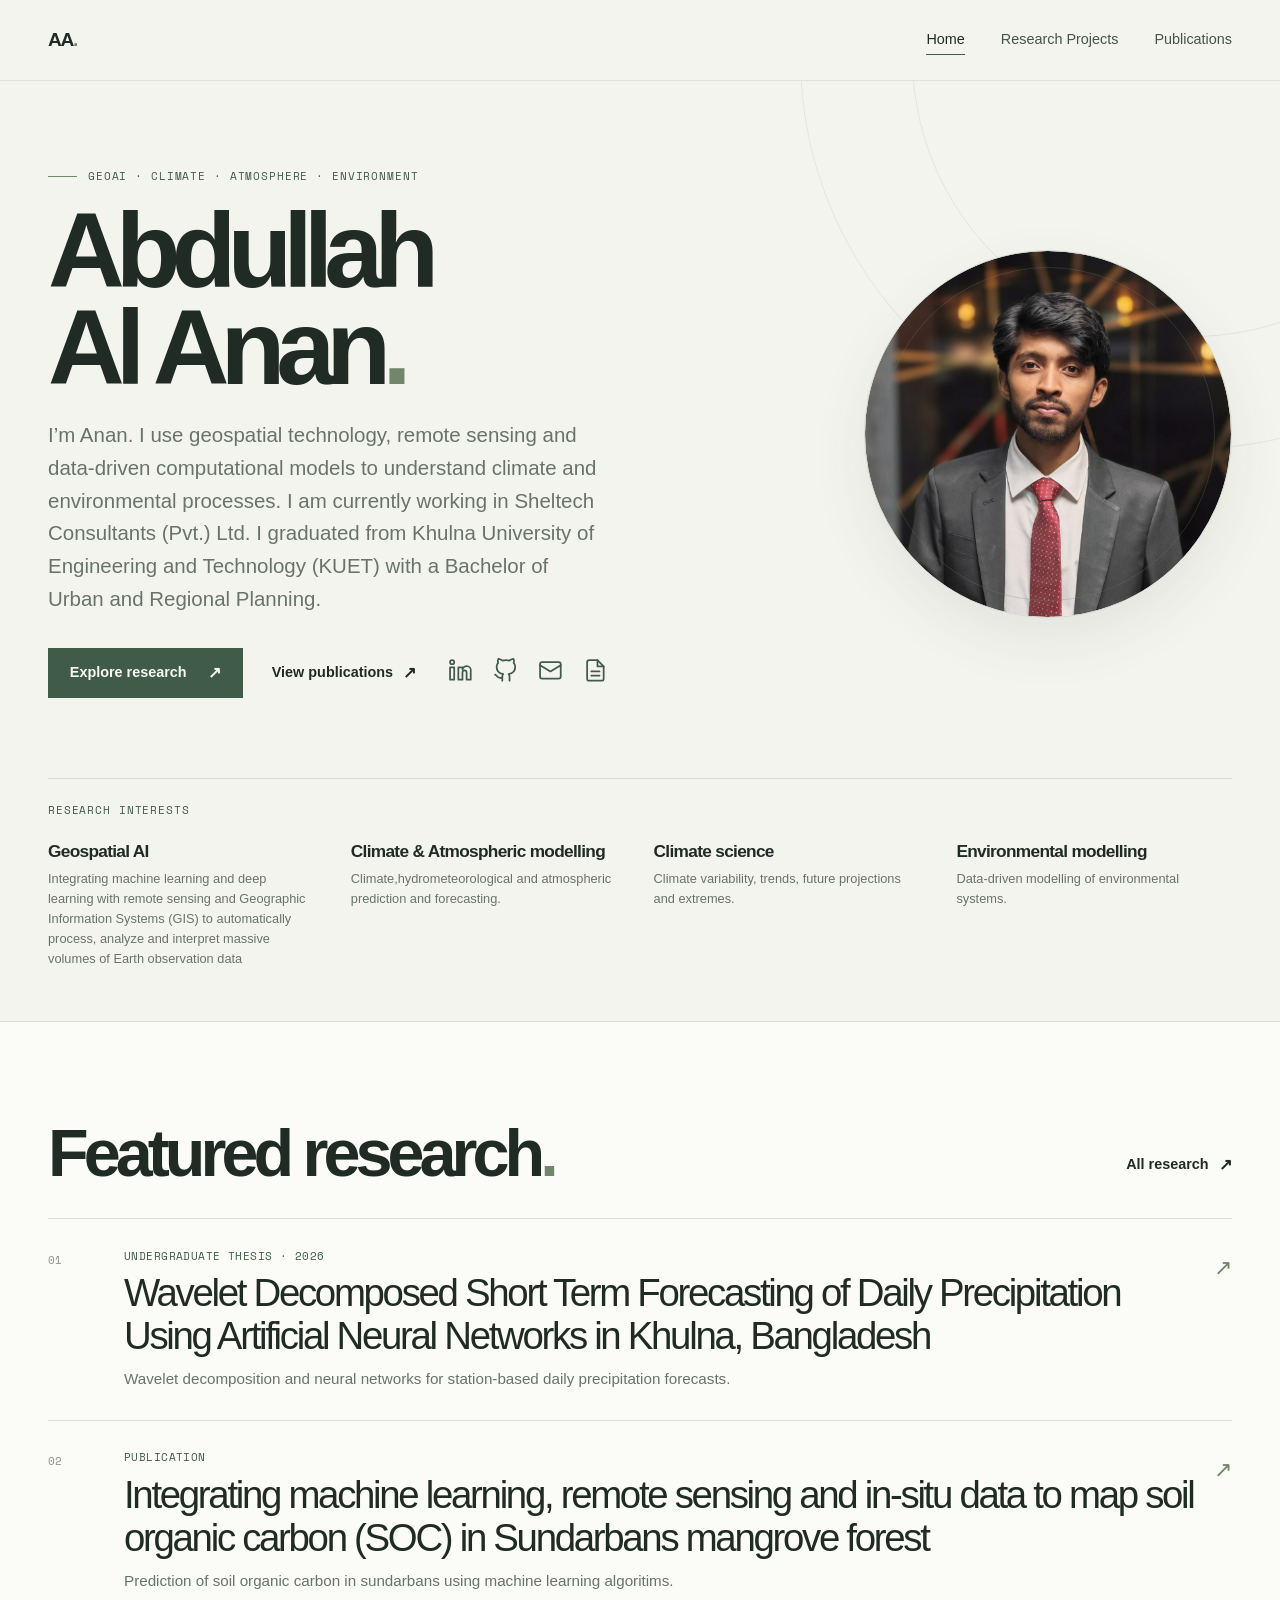
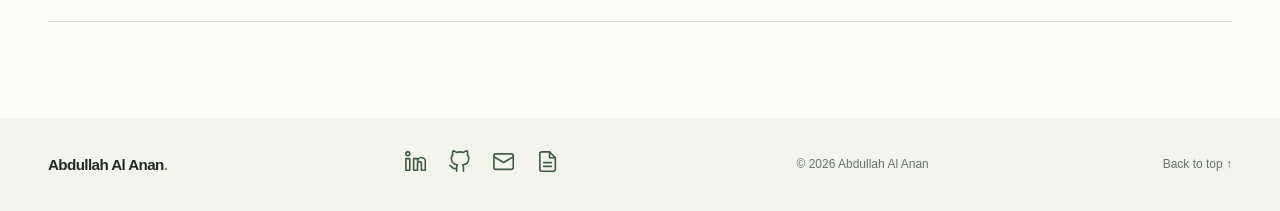
<file: index.html>
<!DOCTYPE html>
<html lang="en">
<head>
  <meta charset="utf-8">
  <meta name="viewport" content="width=device-width, initial-scale=1, viewport-fit=cover">
  <meta name="theme-color" content="#f4f4ee">
  <meta name="description" content="Abdullah Al Anan is a geospatial researcher working across GeoAI, climate science, hydrometeorology, , GIS and remote sensing.">
  <title>Abdullah Al Anan | Climate &amp; Geospatial Research</title>

  <!-- Byotōne-inspired typography: General Sans + Space Mono -->
  <link rel="preconnect" href="https://api.fontshare.com">
  <link rel="preconnect" href="https://fonts.googleapis.com">
  <link rel="preconnect" href="https://fonts.gstatic.com" crossorigin>
  <link href="https://api.fontshare.com/v2/css?f[]=general-sans@400,500,600,700&display=swap" rel="stylesheet">
  <link href="https://fonts.googleapis.com/css2?family=Space+Mono:wght@400;700&display=swap" rel="stylesheet">
  <link rel="stylesheet" href="assets/style.css">
</head>
<body>
  <a class="skip" href="#main">Skip to main content</a>

  <header class="site-header">
    <div class="wrap nav-wrap">
      <a class="brand" href="index.html" aria-label="Abdullah Al Anan home">AA<span class="brand-dot">.</span></a>
      <nav aria-label="Main navigation">
        <ul>
          <li><a href="index.html" aria-current="page">Home</a></li>
          <li><a href="projects.html">Research Projects</a></li>
          <li><a href="publications.html">Publications</a></li>
        </ul>
      </nav>
    </div>
  </header>

  <main id="main">
    <section class="hero">
      <div class="hero-orbit orbit-one" aria-hidden="true"></div>
      <div class="hero-orbit orbit-two" aria-hidden="true"></div>
      <div class="wrap hero-wrap">
        <div class="hero-grid">
          <div class="hero-text">
            <p class="eyebrow"><span class="eyebrow-line"></span> GeoAI · Climate · Atmosphere · Environment</p>
            <h1>Abdullah<br>Al Anan<span class="title-period">.</span></h1>
            <p class="lede">I’m Anan. I use geospatial technology, remote sensing and data-driven computational models to understand climate and environmental processes.
              I am currently working in Sheltech Consultants (Pvt.) Ltd. I graduated from Khulna University of Engineering and Technology (KUET) with a Bachelor of Urban and Regional Planning.  </p>


            <div class="actions">
              <a class="btn btn-primary" href="projects.html">Explore research <span aria-hidden="true">↗</span></a>
              <a class="text-link" href="publications.html">View publications <span aria-hidden="true">↗</span></a>
              <div class="contact-icons" data-icons aria-label="Contact and social links"></div>
            </div>
          </div>

          <figure class="portrait" aria-label="Portrait of Abdullah Al Anan">
            <div class="portrait-inner">
              <span class="portrait-fallback" aria-hidden="true">AA</span>
              <img src="assets/IMG_20260829_214900_edit_103688207417515687.jpg.jpeg" alt="Portrait of Abdullah Al Anan" width="840" height="1050" onerror="this.style.display='none'">
            </div>
            
          </figure>
        </div>

        <section class="interest-strip" aria-labelledby="interests-title">
          <div class="interest-heading">
            <p class="eyebrow" id="interests-title">Research interests</p>
            <span class="interest-index"></span>
          </div>
          <div class="interest-grid">
            <article class="interest-item">
              
              <h2>Geospatial AI</h2>
              <p>Integrating machine learning and deep learning with remote sensing and 
                Geographic Information Systems (GIS) to automatically process, analyze 
                and interpret massive volumes of Earth observation data</p>
            </article>
            
            <article class="interest-item">
              
              
              <h2>Climate & Atmospheric modelling</h2>
              <p>Climate,hydrometeorological and atmospheric prediction and forecasting.</p>
            </article>
            <article class="interest-item">
              
              <h2>Climate science</h2>
              <p>Climate variability, trends, future projections and extremes.</p>
            </article>
            
            <article class="interest-item">
              
              <h2>Environmental modelling</h2>
              <p>Data-driven modelling of environmental systems.</p>
            </article>
            
          </div>
        </section>
      </div>
    </section>

    <section class="featured block" aria-labelledby="featured-title">
      <div class="wrap">
        <div class="section-heading">
          <div>
            <p class="eyebrow"></p>
            <h2 id="featured-title">Featured research<span class="title-period">.</span></h2>
          </div>
          <a class="text-link" href="projects.html">All research <span aria-hidden="true">↗</span></a>
        </div>

        <a class="project-card" href="projects/precipitation.html">
          <span class="project-count">01</span>
          <div class="project-content">
            <p class="meta">Undergraduate thesis · 2026</p>
            <h3>Wavelet Decomposed Short Term Forecasting of Daily Precipitation Using Artificial Neural Networks in Khulna, Bangladesh</h3>
            <p class="sum">Wavelet decomposition and neural networks for station-based daily precipitation forecasts.</p>
          </div>
          <span class="project-arrow" aria-hidden="true">↗</span>
        </a>

        <a class="project-card" href="publications.html#soil-organic-carbon">
          <span class="project-count">02</span>
          <div class="project-content">
            <p class="meta">Publication</p>
            <h3>Integrating machine learning, remote sensing and in-situ data to map soil organic carbon (SOC) in Sundarbans mangrove forest</h3>
            <p class="sum">Prediction of soil organic carbon in sundarbans using machine learning algoritims.</p>
          </div>
          <span class="project-arrow" aria-hidden="true">↗</span>
        </a>
      </div>
    </section>
  </main>

  <footer class="site-footer">
    <div class="wrap footer-wrap">
      <a class="footer-brand" href="index.html">Abdullah Al Anan<span class="title-period">.</span></a>
      <div class="contact-icons footer-icons" data-icons aria-label="Contact and social links"></div>
      <small>© 2026 Abdullah Al Anan</small>
      <a class="back-top" href="#main">Back to top ↑</a>
    </div>
  </footer>
  <script src="assets/site.js"></script>
</body>
</html>
</file>
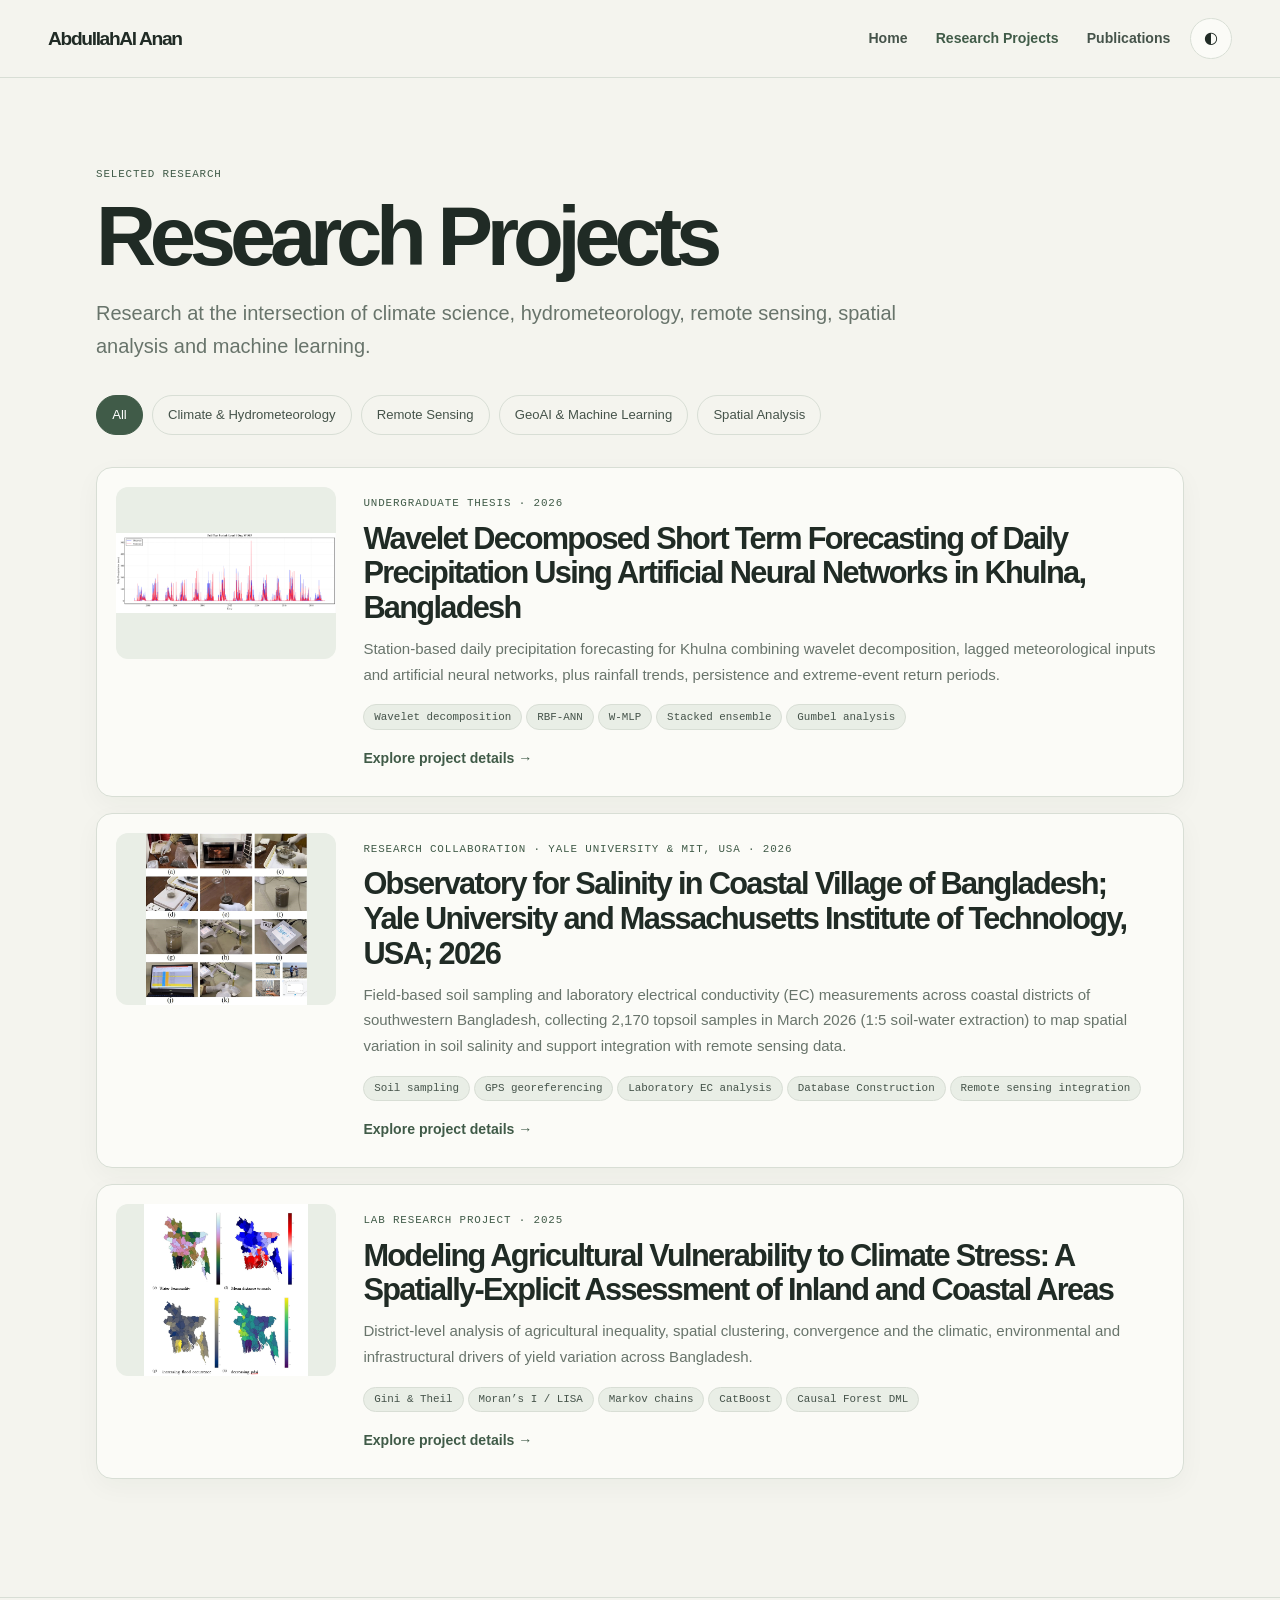
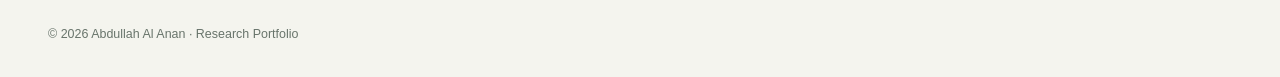
<file: projects.html>
<!DOCTYPE html>
<html lang="en">
<head>
<meta charset="utf-8">
<meta name="viewport" content="width=device-width, initial-scale=1, viewport-fit=cover">
<title>Research Projects | Abdullah Al Anan</title>
<meta name="description" content="Selected research projects in climate science, hydrometeorology, spatial analysis and machine learning.">
<link rel="icon" href="data:image/svg+xml,<svg xmlns='http://www.w3.org/2000/svg' viewBox='0 0 100 100'><text y='.9em' font-size='90'>🌍</text></svg>">
<script>try{var t=localStorage.getItem('theme');if(t)document.documentElement.dataset.theme=t}catch(e){}</script>
<link rel="stylesheet" href="assets/style.css">
<script src="assets/site.js" defer></script>
</head>
<body data-page="projects" data-base="">
<main><div class="wrap page">
<div class="eyebrow">Selected research</div><h1>Research Projects</h1>
<p class="lead">Research at the intersection of climate science, hydrometeorology, remote sensing, spatial analysis and machine learning.</p>
<div class="chips" id="chips"><button class="chip on" data-f="all">All</button><button class="chip" data-f="climate">Climate &amp; Hydrometeorology</button><button class="chip" data-f="remote">Remote Sensing</button><button class="chip" data-f="geoai">GeoAI &amp; Machine Learning</button><button class="chip" data-f="spatial">Spatial Analysis</button></div>

<a class="card proj reveal" href="projects/precipitation.html" data-cat="climate geoai"><div class="fig " data-label="Figure: timeseries_lead1_Ensemble.png"><img src="assets/W_Precipitation_Forecast.PNG" alt="Precipitation forecasting research in Khulna, Bangladesh" loading="lazy" onerror="this.parentNode.classList.add('ph')"></div>
<div class="body"><div class="eyebrow">Undergraduate thesis ·  2026</div><h3>Wavelet Decomposed Short Term Forecasting of Daily Precipitation  Using Artificial Neural Networks in Khulna, Bangladesh</h3><p>Station-based daily precipitation forecasting for Khulna combining wavelet decomposition, lagged meteorological inputs and artificial neural networks, plus rainfall trends, persistence and extreme-event return periods.</p>
<div><span class="tag">Wavelet decomposition</span><span class="tag">RBF-ANN</span><span class="tag">W-MLP</span><span class="tag">Stacked ensemble</span><span class="tag">Gumbel analysis</span></div><span class="more">Explore project details →</span></div></a>

<!-- NEW PROJECT: Salinity Observatory -->
<a class="card proj reveal" href="projects/salinity-observatory.html" data-cat="remote spatial"><div class="fig " data-label="Figure: salinity-observatory.png"><img src="assets/Soil Salinity.PNG" alt="Soil salinity observatory in coastal Bangladesh" loading="lazy" onerror="this.parentNode.classList.add('ph')"></div>
<div class="body"><div class="eyebrow">Research collaboration · Yale University &amp; MIT, USA · 2026</div><h3>Observatory for Salinity in Coastal Village of Bangladesh; Yale University and Massachusetts Institute of Technology, USA; 2026</h3><p>Field-based soil sampling and laboratory electrical conductivity (EC) measurements across coastal districts of southwestern Bangladesh, collecting 2,170 topsoil samples in March 2026 (1:5 soil-water extraction) to map spatial variation in soil salinity and support integration with remote sensing data.</p>
<div><span class="tag">Soil sampling</span><span class="tag">GPS georeferencing</span><span class="tag">Laboratory EC analysis</span><span class="tag">Database Construction </span><span class="tag">Remote sensing integration</span></div><span class="more">Explore project details →</span></div></a>
  
<a class="card proj reveal" href="projects/agricultural-vulnerability.html" data-cat="spatial geoai"><div class="fig " data-label="Figure: Agri.PNG"><img src="assets/Agri.PNG" alt="Spatial assessment of agricultural vulnerability in Bangladesh" loading="lazy" onerror="this.parentNode.classList.add('ph')"></div>
<div class="body"><div class="eyebrow">Lab research project · 2025</div><h3>Modeling Agricultural Vulnerability to Climate Stress: A Spatially-Explicit Assessment of Inland and Coastal Areas</h3><p>District-level analysis of agricultural inequality, spatial clustering, convergence and the climatic, environmental and infrastructural drivers of yield variation across Bangladesh.</p>
<div><span class="tag">Gini &amp; Theil</span><span class="tag">Moran’s I / LISA</span><span class="tag">Markov chains</span><span class="tag">CatBoost</span><span class="tag">Causal Forest DML</span></div><span class="more">Explore project details →</span></div></a>


<div class="card" id="empty" hidden>No projects listed in this category yet.</div>

</div></main>
</body>
</html>
</file>
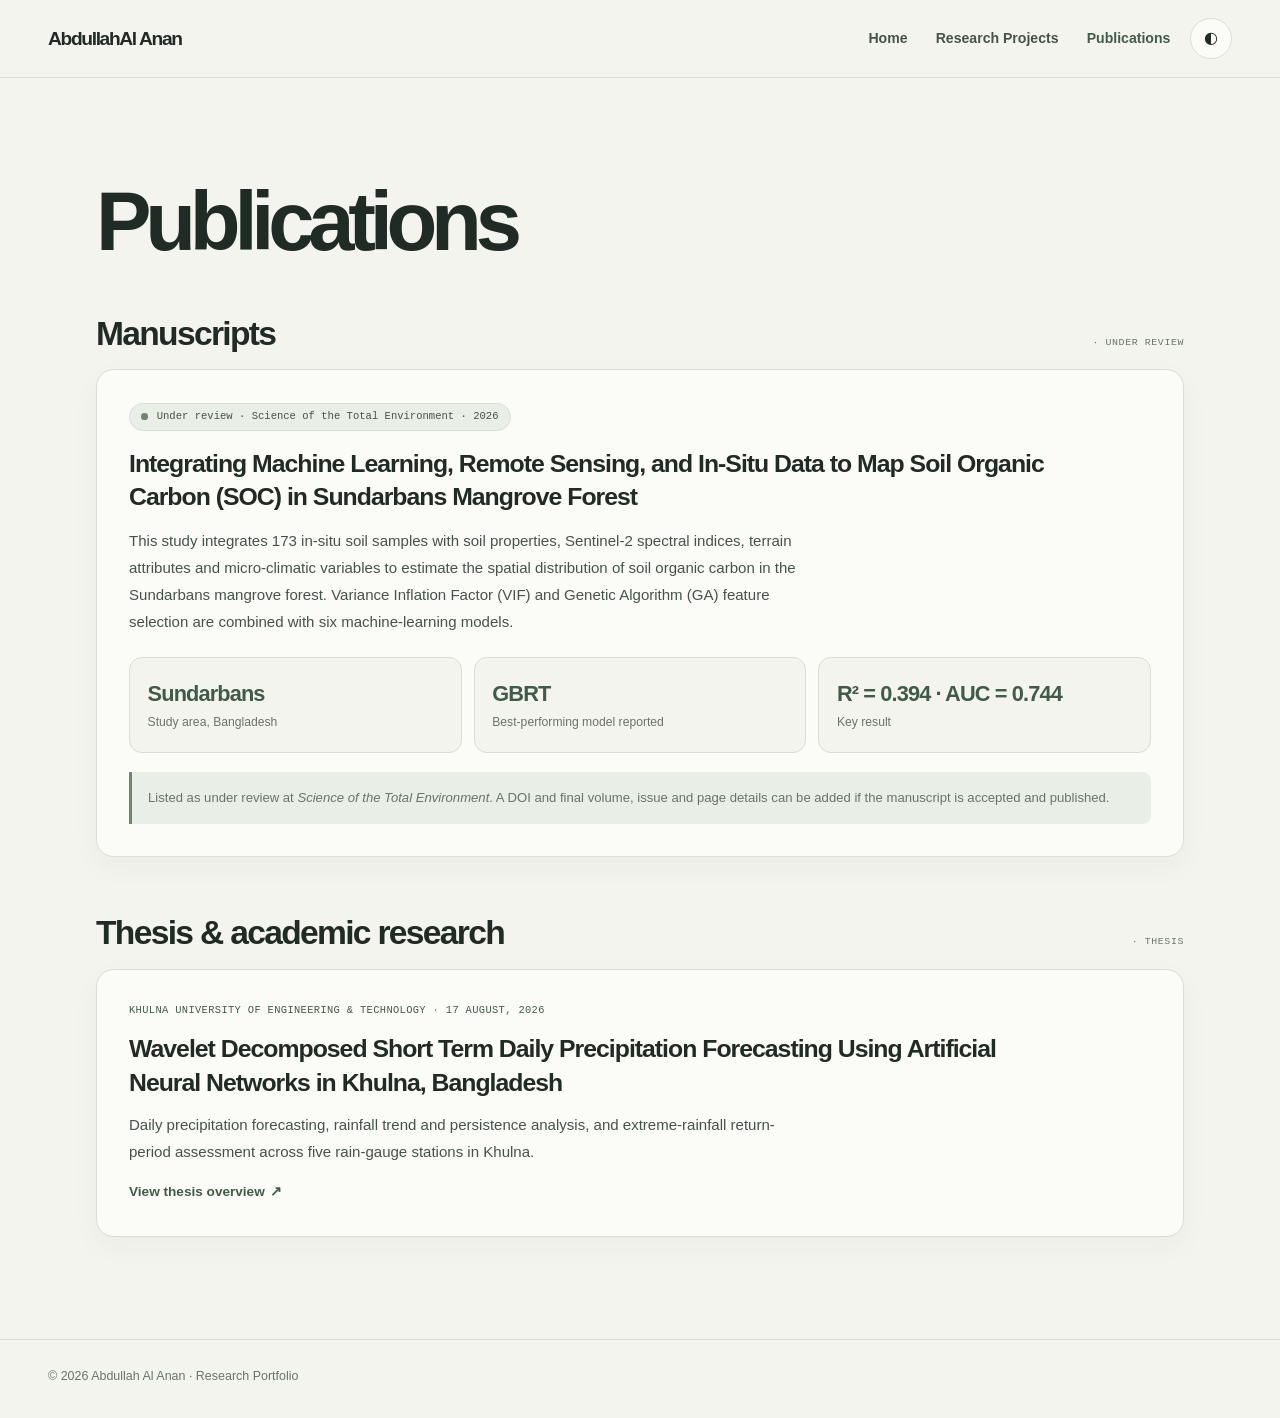
<file: publications.html>
<!DOCTYPE html>
<html lang="en">
<head>
  <meta charset="utf-8">
  <meta name="viewport" content="width=device-width, initial-scale=1, viewport-fit=cover">
  <meta name="description" content="Research manuscripts, thesis work and academic research by Abdullah Al Anan.">
  <title>Publications | Abdullah Al Anan</title>
  <link rel="stylesheet" href="assets/style.css?v=20261114-publications">
  <script src="assets/site.js?v=20261114-publications" defer></script>
</head>
<body data-page="publications" data-base="">
  <main class="publications-page">
    <div class="wrap page">
      <p class="eyebrow"></p>
      <h1>Publications</h1>

      <section class="publication-section" aria-labelledby="manuscripts-heading">
        <div class="publication-section-heading">
          <h2 id="manuscripts-heading">Manuscripts</h2>
          <span class="publication-count"> · UNDER REVIEW</span>
        </div>

        <article class="publication-card manuscript-card card reveal">
          <div class="publication-status"><span class="status-dot"></span> Under review · Science of the Total Environment  ·  2026</div>
          <h3>Integrating Machine Learning, Remote Sensing, and In-Situ Data to Map Soil Organic Carbon (SOC) in Sundarbans Mangrove Forest</h3>
          <p class="publication-abstract">This study integrates 173 in-situ soil samples with soil properties, Sentinel-2 spectral indices, terrain attributes and micro-climatic variables to estimate the spatial distribution of soil organic carbon in the Sundarbans mangrove forest. Variance Inflation Factor (VIF) and Genetic Algorithm (GA) feature selection are combined with six machine-learning models.</p>

          <div class="publication-stats stats">
            <div class="stat"><b>Sundarbans</b><span>Study area, Bangladesh</span></div>
            <div class="stat"><b>GBRT</b><span>Best-performing model reported</span></div>
            <div class="stat"><b>R² = 0.394 · AUC = 0.744</b><span>Key result</span></div>
          </div>

          <p class="publication-note">Listed as under review at <i>Science of the Total Environment</i>. A DOI and final volume, issue and page details can be added if the manuscript is accepted and published.</p>
        </article>
      </section>

      <section class="publication-section thesis-section" aria-labelledby="thesis-heading">
        <div class="publication-section-heading">
          <h2 id="thesis-heading">Thesis &amp; academic research</h2>
          <span class="publication-count"> · THESIS</span>
        </div>

        <a class="publication-card thesis-card card reveal" href="projects/precipitation.html">
          <p class="publication-meta">Khulna University of Engineering &amp; Technology <span>·</span> 17 August, 2026</p>
          <h3>Wavelet Decomposed Short Term Daily Precipitation Forecasting Using Artificial Neural Networks in Khulna, Bangladesh</h3>
          <p class="publication-abstract">Daily precipitation forecasting, rainfall trend and persistence analysis, and extreme-rainfall return-period assessment across five rain-gauge stations in Khulna.</p>
          <p class="publication-linkline"><strong>View thesis overview <span aria-hidden="true">↗</span></strong></p>
        </a>
      </section>
    </div>
  </main>
</body>
</html>
</file>
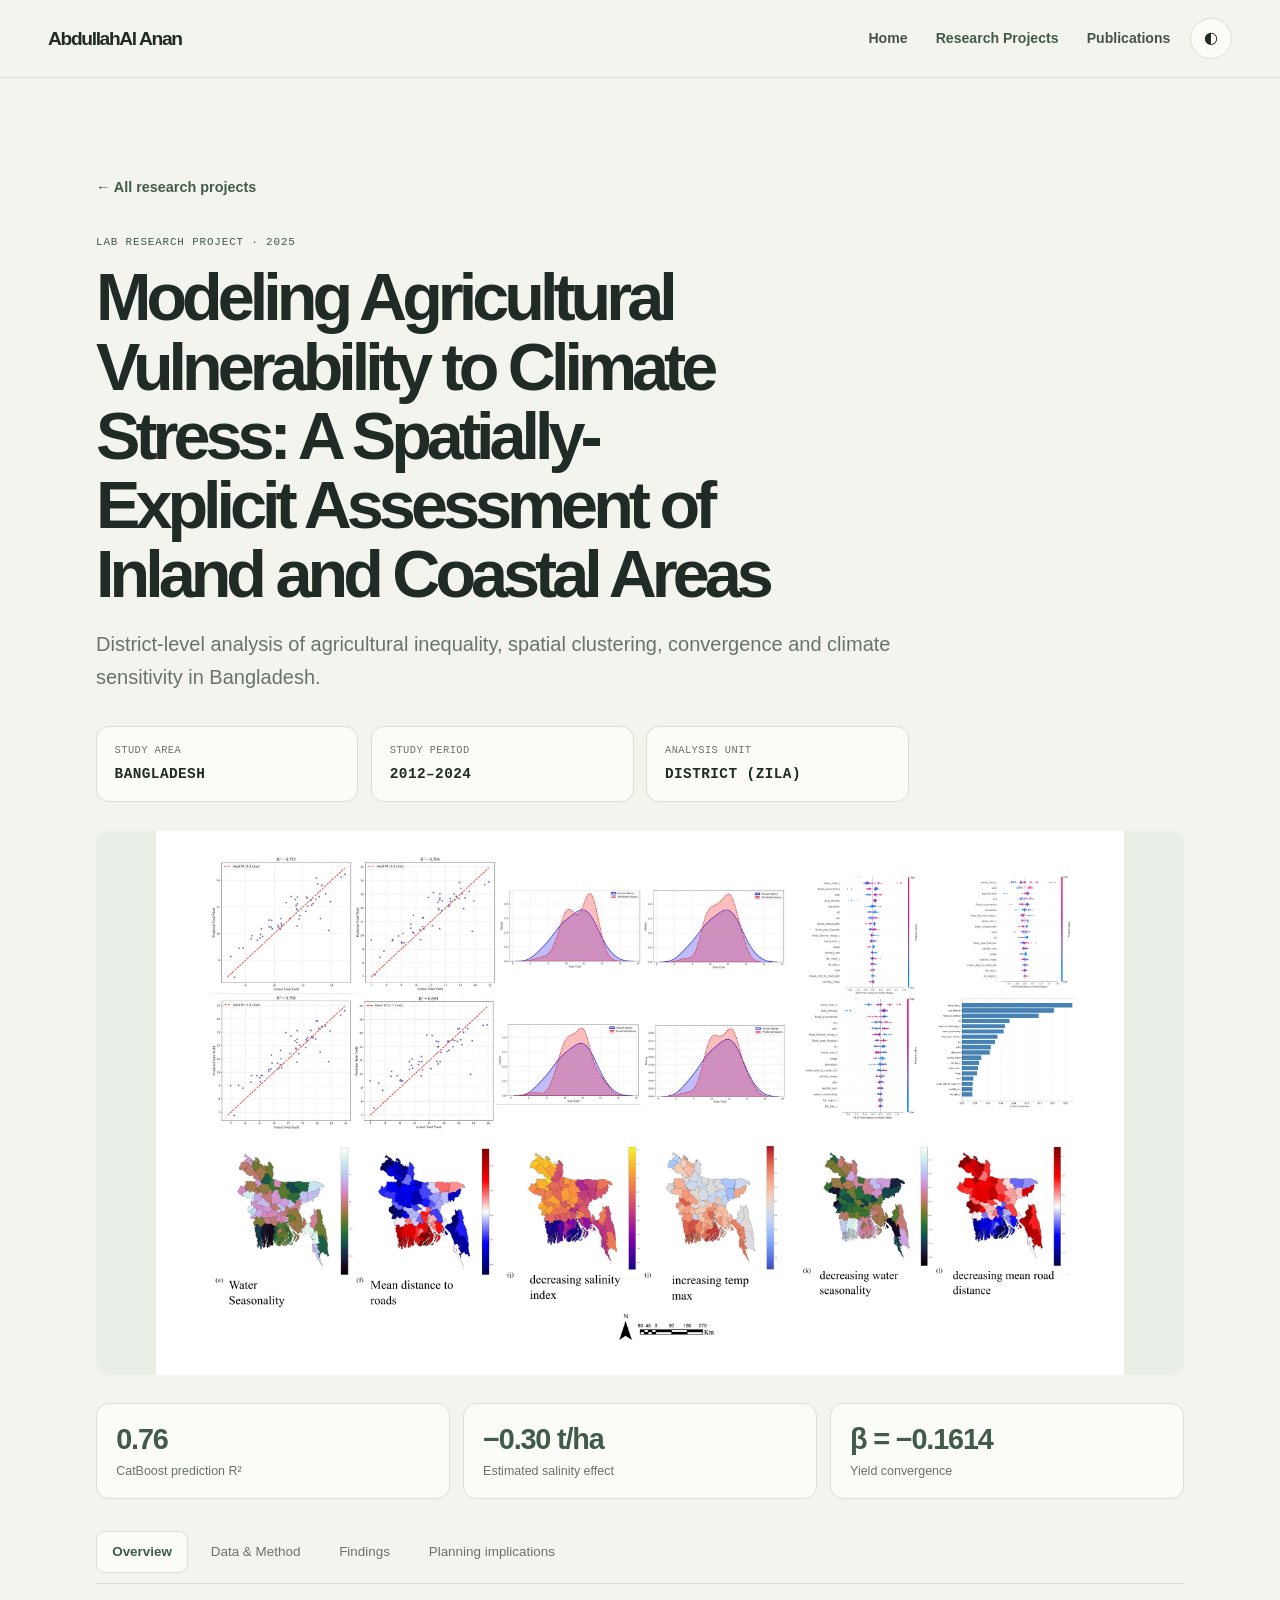
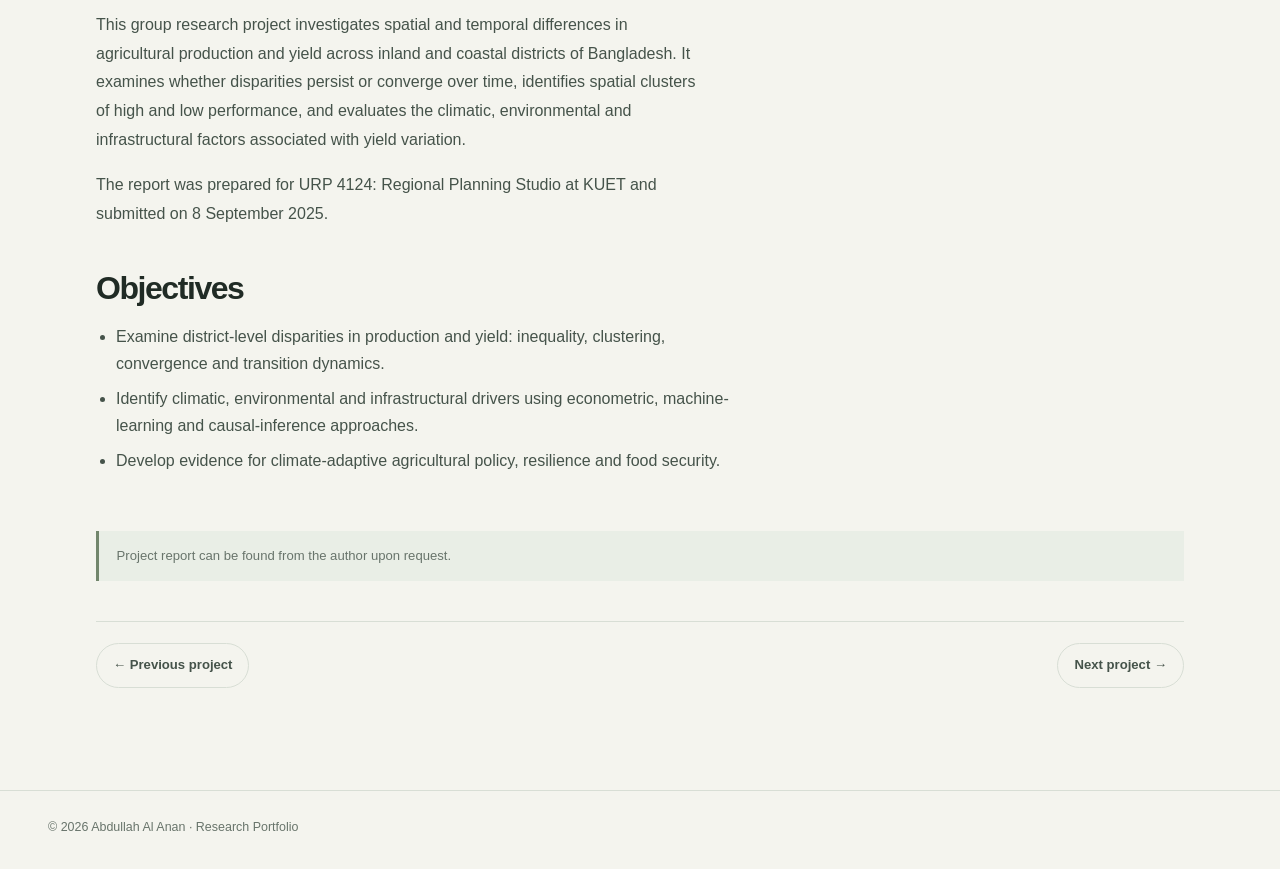
<file: projects/agricultural-vulnerability.html>
<!DOCTYPE html>
<html lang="en">
<head>
<meta charset="utf-8">
<meta name="viewport" content="width=device-width, initial-scale=1, viewport-fit=cover">
<title>Agricultural Vulnerability to Climate Stress | Abdullah Al Anan</title>
<meta name="description" content="Spatial assessment of agricultural production and yield disparities under climate stress across inland and coastal Bangladesh.">
<link rel="icon" href="data:image/svg+xml,<svg xmlns='http://www.w3.org/2000/svg' viewBox='0 0 100 100'><text y='.9em' font-size='90'>🌍</text></svg>">
<script>try{var t=localStorage.getItem('theme');if(t)document.documentElement.dataset.theme=t}catch(e){}</script>
<link rel="stylesheet" href="../assets/style.css">
<script src="../assets/site.js" defer></script>
</head>
<body data-page="projects" data-base="../">
<main><div class="wrap page">
<a class="back" href="../projects.html">← All research projects</a>
<div class="eyebrow">Lab research project · 2025</div><h1 class="sm">Modeling Agricultural Vulnerability to Climate Stress: A Spatially-Explicit Assessment of Inland and Coastal Areas</h1><p class="lead">District-level analysis of agricultural inequality, spatial clustering, convergence and climate sensitivity in Bangladesh.</p>
<div class="meta"><div><small>Study area</small><b>Bangladesh</b></div><div><small>Study period</small><b>2012–2024</b></div><div><small>Analysis unit</small><b>District (Zila)</b></div></div>
<div class="fig wide" data-label="Figure: Agri.PNG"><img src="../assets/Agri_ML.jpg" alt="Spatial assessment of agricultural vulnerability in Bangladesh" loading="lazy" onerror="this.parentNode.classList.add('ph')"></div>
<div class="stats"><div class="stat"><b>0.76</b><span>CatBoost prediction R²</span></div><div class="stat"><b>−0.30 t/ha</b><span>Estimated salinity effect</span></div><div class="stat"><b>β = −0.1614</b><span>Yield convergence</span></div></div>
<div class="tabs" role="tablist"><button class="tab on" data-t="0">Overview</button><button class="tab" data-t="1">Data &amp; Method</button><button class="tab" data-t="2">Findings</button><button class="tab" data-t="3">Planning implications</button></div>
<div class="panel on" data-p="0"><p>This group research project investigates spatial and temporal differences in agricultural production and yield across inland and coastal districts of Bangladesh. It examines whether disparities persist or converge over time, identifies spatial clusters of high and low performance, and evaluates the climatic, environmental and infrastructural factors associated with yield variation.</p><p>The report was prepared for URP 4124: Regional Planning Studio at KUET and submitted on 8 September 2025.</p><h2>Objectives</h2><ul><li>Examine district-level disparities in production and yield: inequality, clustering, convergence and transition dynamics.</li><li>Identify climatic, environmental and infrastructural drivers using econometric, machine-learning and causal-inference approaches.</li><li>Develop evidence for climate-adaptive agricultural policy, resilience and food security.</li></ul></div><div class="panel" data-p="1"><p>District-level production and yield data are combined with climatic, biophysical, environmental and infrastructural indicators. Benchmark years are 2012, 2016, 2020 and 2024, comparing the coastal divisions of Khulna, Barisal and Chattogram with the inland divisions.</p><ul><li><b>Inequality:</b> Gini coefficient, modified Theil index.</li><li><b>Spatial patterns:</b> Global Moran’s I, LISA.</li><li><b>Temporal dynamics:</b> Markov transitions, sigma and beta convergence.</li><li><b>Prediction:</b> CatBoost, XGBoost, LightGBM, AdaBoost.</li><li><b>Causal analysis:</b> Causal Forest DML, DoWhy.</li></ul></div><div class="panel" data-p="2"><ul><li>Within-region variation was the dominant contributor to agricultural disparities.</li><li>Persistent High–High clusters in northwestern and central areas, and Low–Low clusters in coastal and flood-prone belts.</li><li>Beta convergence for production (β = −0.1938, p = 0.004) and yield (β = −0.1614, p = 0.002).</li></ul><h2>Results at a glance</h2><div class="rb"><div class="l">Production Gini<span>0.664–0.671</span></div><div class="trk"><div class="fill" style="left:66.4%;width:1.5%"></div></div></div><div class="rb"><div class="l">Yield Gini<span>0.523–0.536</span></div><div class="trk"><div class="fill" style="left:52.3%;width:1.5%"></div></div></div><div class="rb"><div class="l">CatBoost prediction R²<span>0.76</span></div><div class="trk"><div class="fill" style="left:75.5%;width:1.5%"></div></div></div><h2>Estimated causal effects on yield</h2><div class="rb"><div class="l">Maximum temperature<span>+1.21 t/ha</span></div><div class="trk dv"><div class="fill" style="left:50%;width:40.3%"></div></div></div><div class="rb"><div class="l">PDSI<span>+0.14 t/ha</span></div><div class="trk dv"><div class="fill" style="left:50%;width:4.7%"></div></div></div><div class="rb"><div class="l">Salinity<span>−0.30 t/ha</span></div><div class="trk dv"><div class="fill n" style="right:50%;width:10.0%"></div></div></div></div><div class="panel" data-p="3"><p>The report recommends district-targeted climate-adaptive agricultural policies, with particular attention to salinity management, flood mitigation and differentiated resilience strategies for inland and coastal districts.</p></div>
<p class="note">Project report can be found from the author upon request.</p>
<div class="pn"><a class="btn" href="precipitation.html">← Previous project</a><a class="btn" href="precipitation.html">Next project →</a></div>
</div></main>
</body>
</html>
</file>
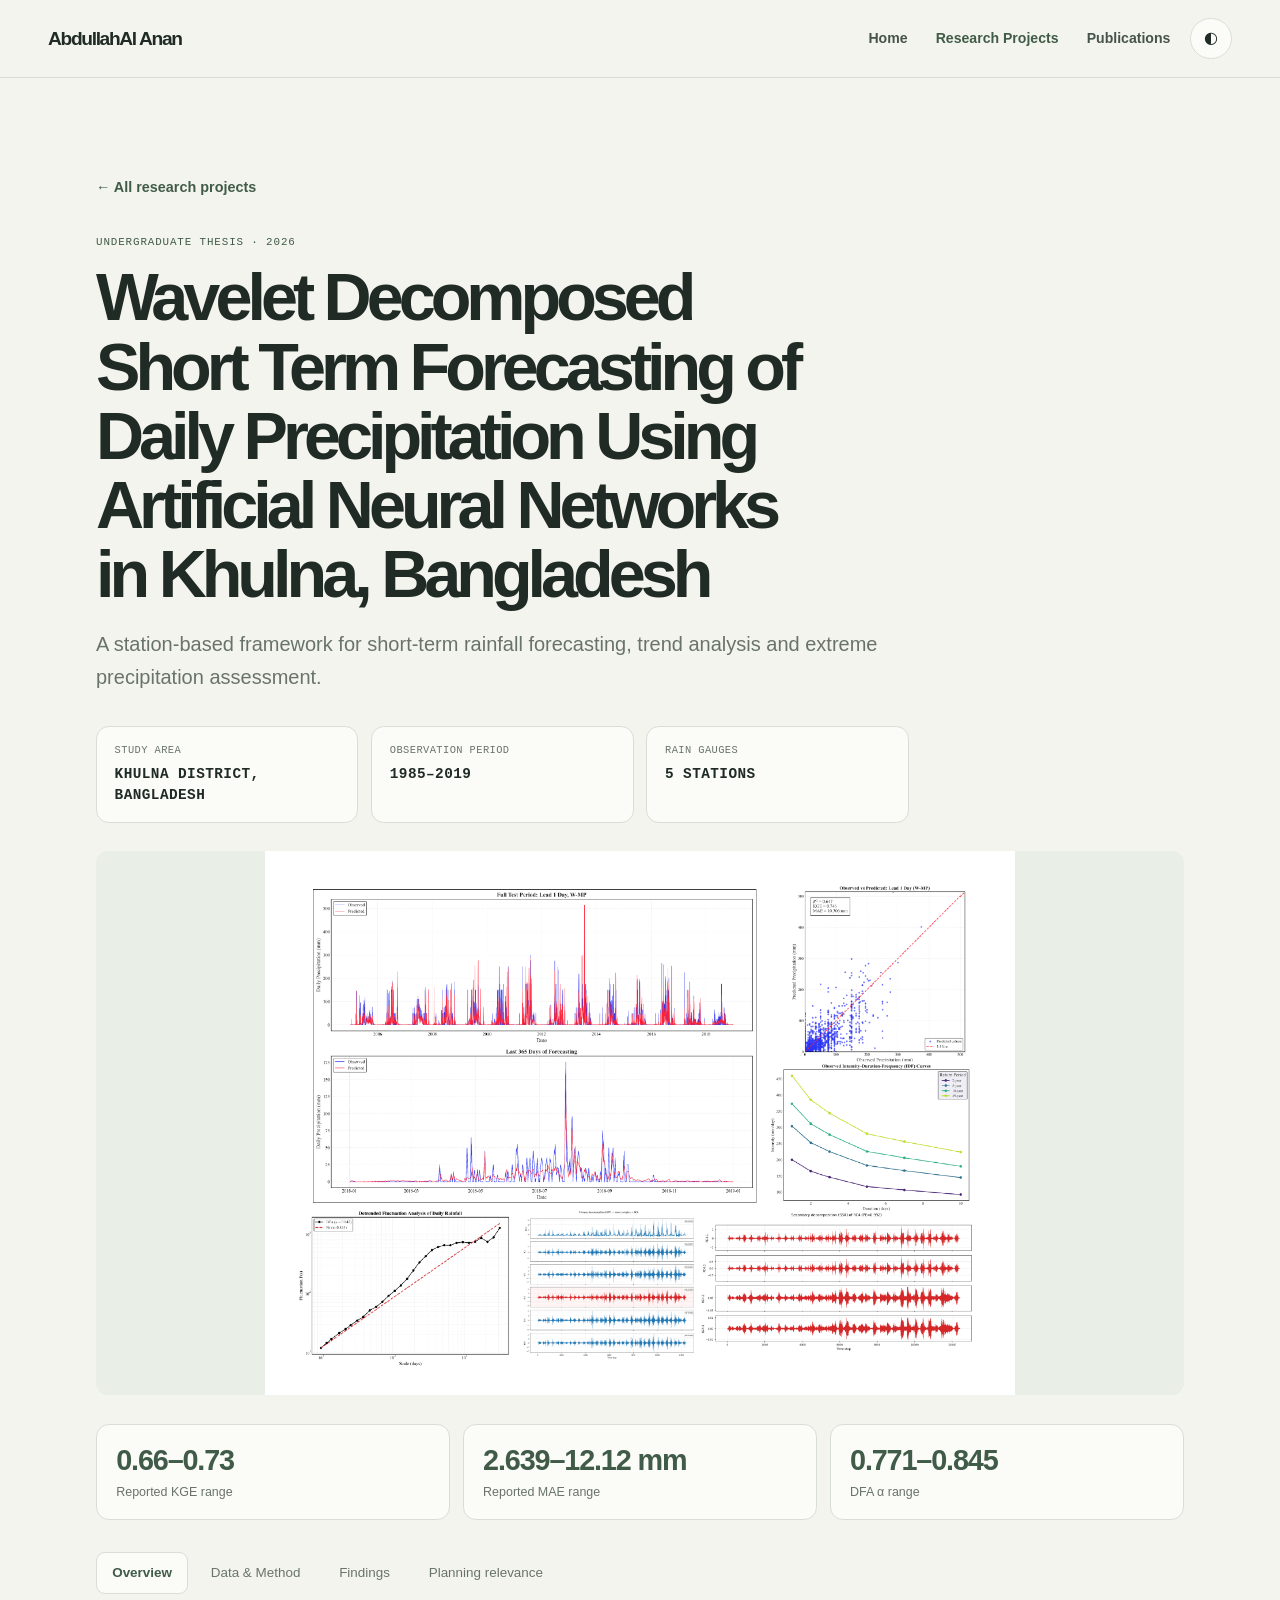
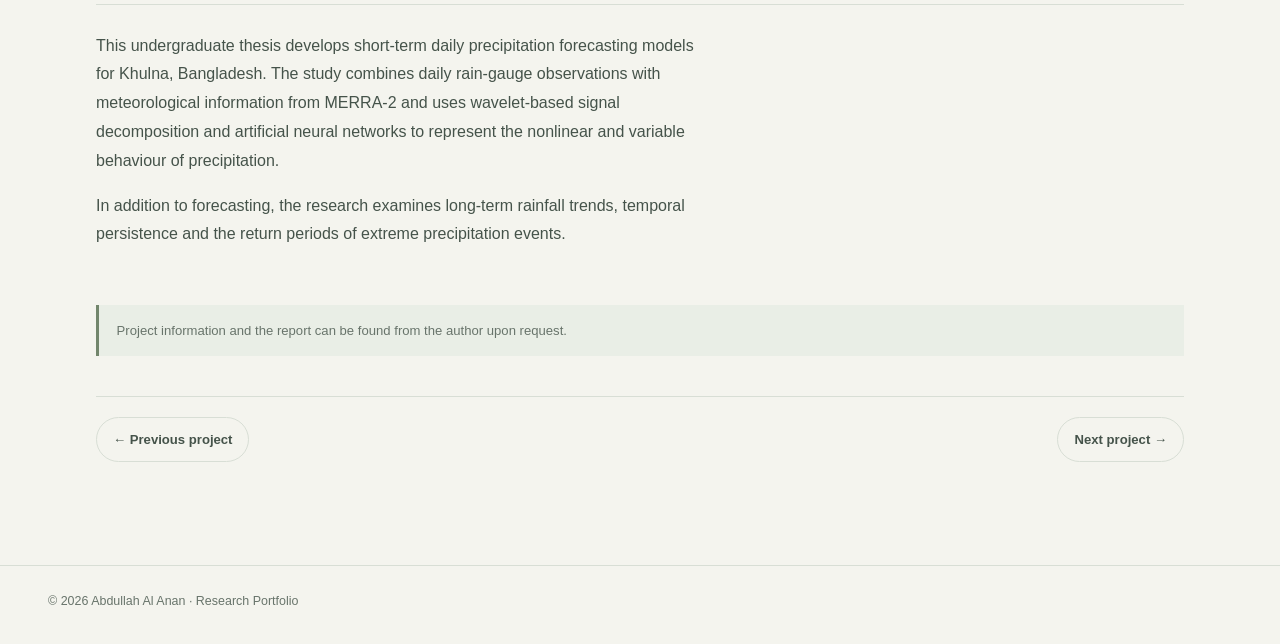
<file: projects/precipitation.html>
<!DOCTYPE html>
<html lang="en">
<head>
<meta charset="utf-8">
<meta name="viewport" content="width=device-width, initial-scale=1, viewport-fit=cover">
<title>Daily Precipitation Forecasting in Khulna | Abdullah Al Anan</title>
<meta name="description" content="Undergraduate thesis on wavelet-decomposed daily precipitation forecasting in Khulna, Bangladesh.">
<link rel="icon" href="data:image/svg+xml,<svg xmlns='http://www.w3.org/2000/svg' viewBox='0 0 100 100'><text y='.9em' font-size='90'>🌍</text></svg>">
<script>try{var t=localStorage.getItem('theme');if(t)document.documentElement.dataset.theme=t}catch(e){}</script>
<link rel="stylesheet" href="../assets/style.css">
<script src="../assets/site.js" defer></script>
</head>
<body data-page="projects" data-base="../">
<main><div class="wrap page">
<a class="back" href="../projects.html">← All research projects</a>
<div class="eyebrow">Undergraduate thesis ·  2026</div><h1 class="sm">Wavelet Decomposed Short Term Forecasting of Daily Precipitation Using Artificial Neural Networks in Khulna, Bangladesh</h1><p class="lead">A station-based framework for short-term rainfall forecasting, trend analysis and extreme precipitation assessment.</p>
<div class="meta"><div><small>Study area</small><b>Khulna District, Bangladesh</b></div><div><small>Observation period</small><b>1985–2019</b></div><div><small>Rain gauges</small><b>5 stations</b></div></div>
<div class="fig wide" data-label="assets/timeseries_lead1_W-MP.png"><img src="../assets/Capture.PNG" alt="Precipitation forecasting research in Khulna, Bangladesh" loading="lazy" onerror="this.parentNode.classList.add('ph')"></div>
<div class="stats"><div class="stat"><b>0.66–0.73</b><span>Reported KGE range</span></div><div class="stat"><b>2.639–12.12 mm</b><span>Reported MAE range</span></div><div class="stat"><b>0.771–0.845</b><span>DFA α range</span></div></div>
<div class="tabs" role="tablist"><button class="tab on" data-t="0">Overview</button><button class="tab" data-t="1">Data &amp; Method</button><button class="tab" data-t="2">Findings</button><button class="tab" data-t="3">Planning relevance</button></div>
<div class="panel on" data-p="0"><p>This undergraduate thesis develops short-term daily precipitation forecasting models for Khulna, Bangladesh. The study combines daily rain-gauge observations with meteorological information from MERRA-2 and uses wavelet-based signal decomposition and artificial neural networks to represent the nonlinear and variable behaviour of precipitation.</p><p>In addition to forecasting, the research examines long-term rainfall trends, temporal persistence and the return periods of extreme precipitation events.</p></div><div class="panel" data-p="1"><ul><li><b>Rainfall observations:</b> BMD daily precipitation data, 1985–2019.</li><li><b>Meteorological inputs:</b> MERRA-2 reanalysis.</li><li><b>Stations:</b> Chalna, Dumuria, Kapilmuni, Khulna and Paikgacha.</li><li><b>Pre-processing:</b> MissForest imputation, chronological sorting, lagged features, standardisation.</li><li><b>Forecast models:</b> RBF-ANN, W-MLP, simulated-annealing MLP variants and a W-MLP / W-SAS-MLP stacked ensemble; Optuna tuning; ARIMA benchmark.</li><li><b>Trend &amp; persistence:</b> Sen’s slope, Mann–Kendall, DFA.</li><li><b>Extremes:</b> Gumbel distribution and return periods.</li><li><b>Evaluation:</b> KGE, R², MAE, RMSE.</li></ul></div><div class="panel" data-p="2"><ul><li>Significant rainfall trends were reported at four of the five stations; Khulna station did not show a significant trend (Mann–Kendall p = 0.8647).</li><li>Wavelet-neural-network and ensemble approaches outperformed the ARIMA benchmark by a mean margin of 40.6%.</li><li>Approximately 25–150 mm/day for 2-year events and 75–450 mm/day for 25-year events across durations and stations.</li></ul><h2>Results at a glance</h2><div class="rb"><div class="l">KGE across five stations<span>0.66–0.73</span></div><div class="trk"><div class="fill" style="left:66.0%;width:7.0%"></div></div></div><div class="rb"><div class="l">DFA α (persistence)<span>0.771–0.845</span></div><div class="trk"><div class="fill" style="left:77.1%;width:7.4%"></div></div></div></div><div class="panel" data-p="3"><p>The thesis identifies applications for localized rainfall early-warning services, drainage and waterlogging management in Khulna, and agricultural planning. It recommends integrating forecast information with return-period analysis to support preparedness and operational decision-making.</p></div>
<p class="note">Project information and the report can be found from the author upon request.  </p>
<div class="pn"><a class="btn" href="agricultural-vulnerability.html">← Previous project</a><a class="btn" href="agricultural-vulnerability.html">Next project →</a></div>
</div></main>
</body>
</html>
</file>
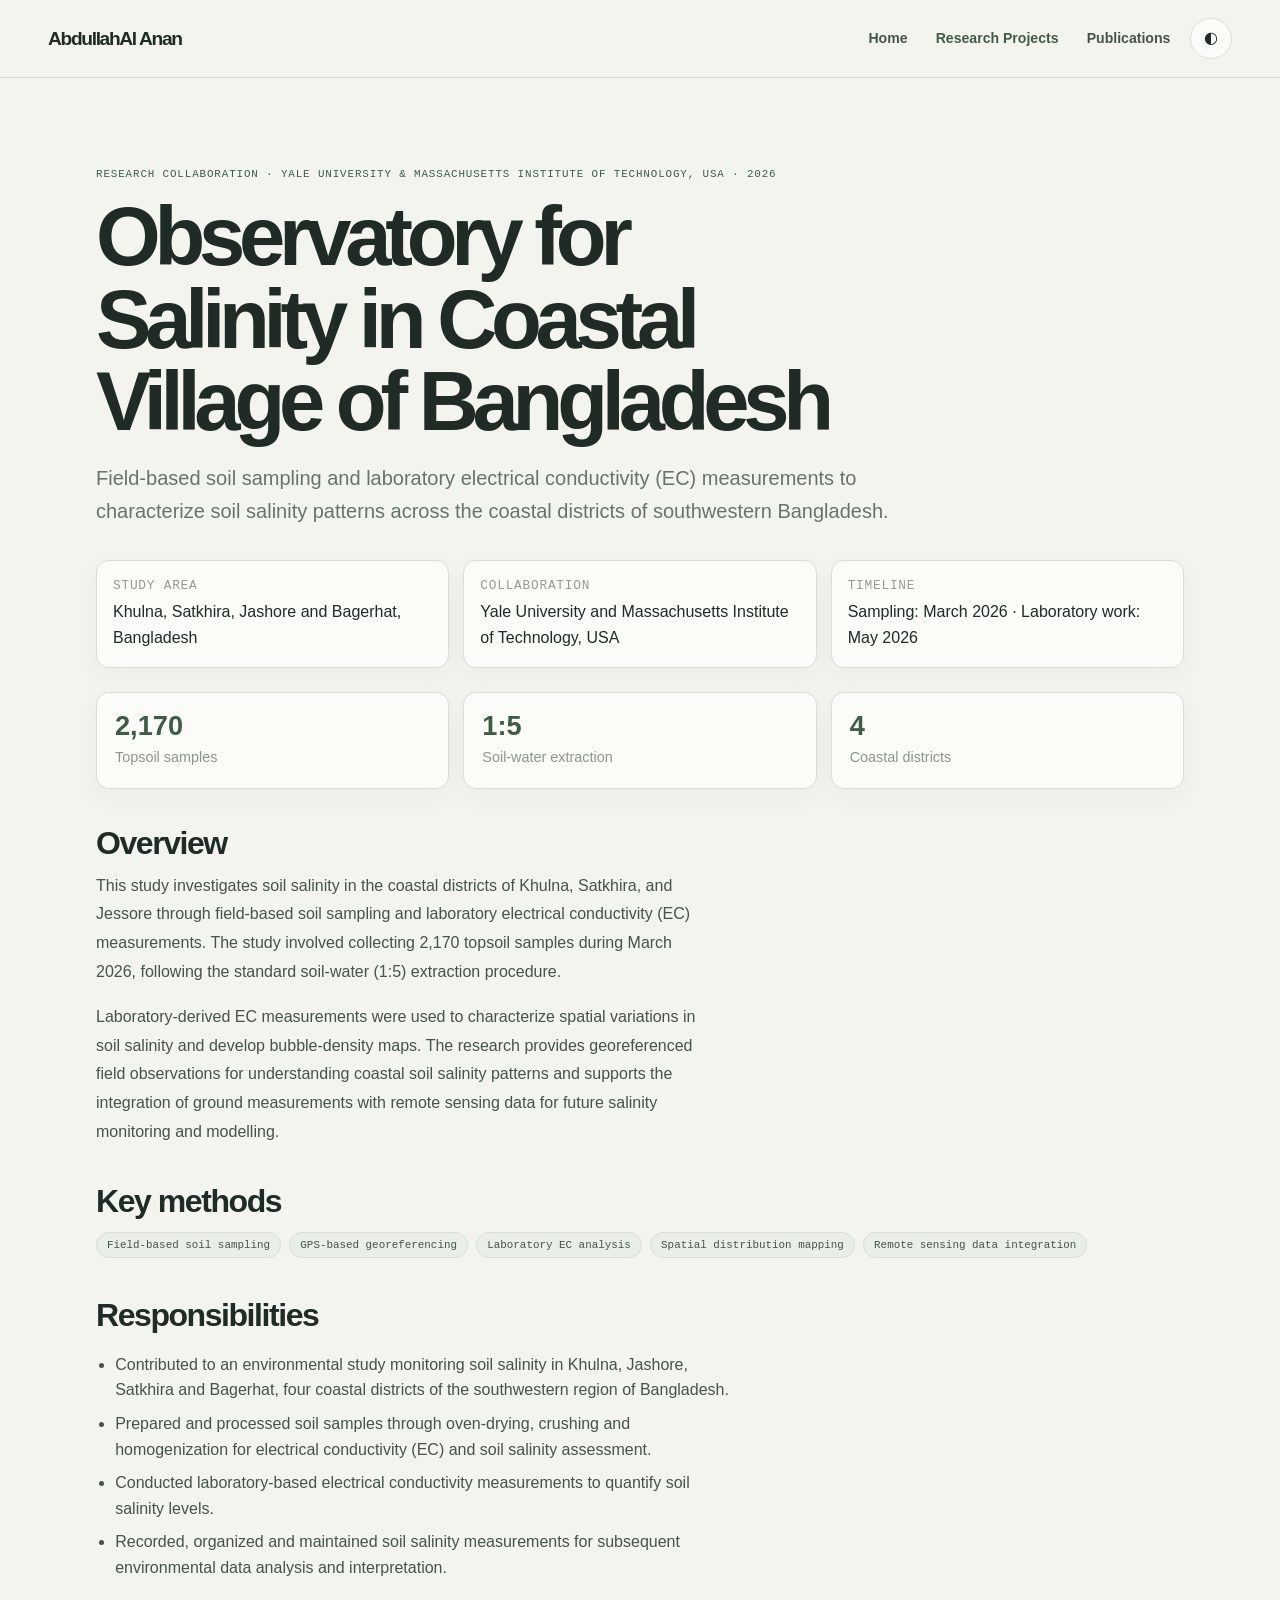
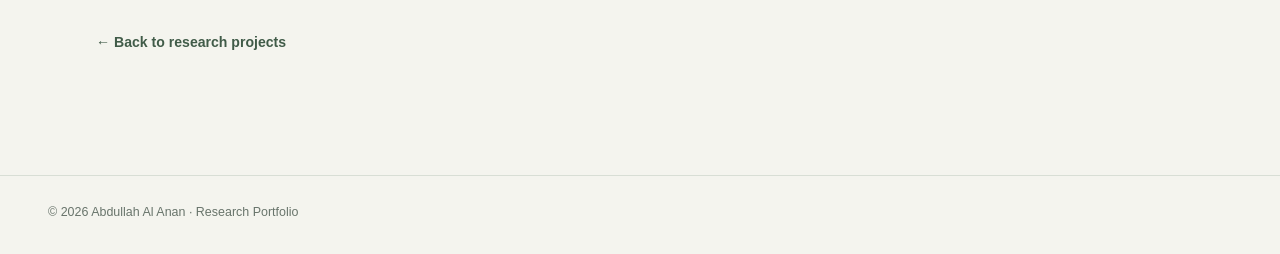
<file: projects/salinity-observatory.html>
<!DOCTYPE html>
<html lang="en">
<head>
<meta charset="utf-8">
<meta name="viewport" content="width=device-width, initial-scale=1, viewport-fit=cover">
<title>Observatory for Salinity in Coastal Village of Bangladesh | Abdullah Al Anan</title>
<meta name="description" content="Field-based soil sampling and laboratory electrical conductivity (EC) measurements of coastal soil salinity in southwestern Bangladesh, in collaboration with Yale University and MIT.">
<link rel="icon" href="data:image/svg+xml,<svg xmlns='http://www.w3.org/2000/svg' viewBox='0 0 100 100'><text y='.9em' font-size='90'>🌍</text></svg>">
<script>try{var t=localStorage.getItem('theme');if(t)document.documentElement.dataset.theme=t}catch(e){}</script>
<link rel="stylesheet" href="../assets/style.css">
<script src="../assets/site.js" defer></script>
<style>
  .sal-stats{display:grid;grid-template-columns:repeat(auto-fit,minmax(160px,1fr));gap:14px;margin:24px 0}
  .sal-stats .card{padding:18px;text-align:left}
  .sal-stats .num{font-size:1.7rem;font-weight:700;line-height:1.1;display:block}
  .sal-stats .lbl{font-size:.9rem;opacity:.75}
  .sal-section{margin-top:36px}
  .sal-section h2{margin-bottom:10px}
  .sal-section ul{padding-left:1.2em;margin:0}
  .sal-section li{margin:8px 0;line-height:1.6}
  .sal-meta{display:grid;grid-template-columns:repeat(auto-fit,minmax(220px,1fr));gap:14px;margin-top:24px}
  .sal-meta .card{padding:16px}
  .sal-meta .k{font-size:.8rem;text-transform:uppercase;letter-spacing:.06em;opacity:.7;display:block;margin-bottom:4px}
  .sal-fig{margin:28px 0}
  .sal-fig img{max-width:100%;height:auto;border-radius:12px;display:block}
  .sal-fig figcaption{font-size:.9rem;opacity:.75;margin-top:8px}
</style>
</head>
<body data-page="projects" data-base="../">
<main><div class="wrap page">

<div class="eyebrow">Research collaboration · Yale University &amp; Massachusetts Institute of Technology, USA · 2026</div>
<h1>Observatory for Salinity in Coastal Village of Bangladesh</h1>
<p class="lead">Field-based soil sampling and laboratory electrical conductivity (EC) measurements to characterize soil salinity patterns across the coastal districts of southwestern Bangladesh.</p>

<div class="sal-meta">
  <div class="card"><span class="k">Study area</span>Khulna, Satkhira, Jashore and Bagerhat, Bangladesh</div>
  <div class="card"><span class="k">Collaboration</span>Yale University and Massachusetts Institute of Technology, USA</div>
  <div class="card"><span class="k">Timeline</span>Sampling: March 2026 · Laboratory work: May 2026</div>
</div>

<div class="sal-stats">
  <div class="card"><span class="num">2,170</span><span class="lbl">Topsoil samples</span></div>
  <div class="card"><span class="num">1:5</span><span class="lbl">Soil-water extraction</span></div>
  <div class="card"><span class="num">4</span><span class="lbl">Coastal districts</span></div>
</div>

<!-- Optional figure: uncomment once you add the image to /assets
<figure class="sal-fig">
  <img src="../assets/salinity-observatory.png" alt="Bubble-density map of soil salinity in coastal Bangladesh" loading="lazy">
  <figcaption>Bubble-density map of laboratory-derived soil EC.</figcaption>
</figure>
-->

<section class="sal-section">
  <h2>Overview</h2>
  <p>This study investigates soil salinity in the coastal districts of Khulna, Satkhira, and Jessore through field-based soil sampling and laboratory electrical conductivity (EC) measurements. The study involved collecting 2,170 topsoil samples during March 2026, following the standard soil-water (1:5) extraction procedure.</p>
  <p>Laboratory-derived EC measurements were used to characterize spatial variations in soil salinity and develop bubble-density maps. The research provides georeferenced field observations for understanding coastal soil salinity patterns and supports the integration of ground measurements with remote sensing data for future salinity monitoring and modelling.</p>
</section>

<section class="sal-section">
  <h2>Key methods</h2>
  <div>
    <span class="tag">Field-based soil sampling</span>
    <span class="tag">GPS-based georeferencing</span>
    <span class="tag">Laboratory EC analysis</span>
    <span class="tag">Spatial distribution mapping</span>
    <span class="tag">Remote sensing data integration</span>
  </div>
</section>

<section class="sal-section">
  <h2>Responsibilities</h2>
  <div class="eyebrow"></div>
  <ul>
    <li>Contributed to an environmental study monitoring soil salinity in Khulna, Jashore, Satkhira and Bagerhat, four coastal districts of the southwestern region of Bangladesh.</li>
    <li>Prepared and processed soil samples through oven-drying, crushing and homogenization for electrical conductivity (EC) and soil salinity assessment.</li>
    <li>Conducted laboratory-based electrical conductivity measurements to quantify soil salinity levels.</li>
    <li>Recorded, organized and maintained soil salinity measurements for subsequent environmental data analysis and interpretation.</li>
  </ul>
</section>

<p class="sal-section"><a class="more" href="../projects.html">← Back to research projects</a></p>

</div></main>
</body>
</html>
</file>
<file: assets/style.css>
:root {
  --bg: #f4f4ee;
  --surface: #fbfbf7;
  --surface-soft: #e9eee6;
  --ink: #202b25;
  --ink-soft: #45534a;
  --muted: #68746b;
  --line: #d8ded5;
  --accent: #72866c;
  --accent-dark: #405b48;
  --accent-warm: #c27b5d;
  --sans: "General Sans", "Inter", "Arial", sans-serif;
  --mono: "Space Mono", "Courier New", monospace;
  color-scheme: light;
}

*,
*::before,
*::after { box-sizing: border-box; }

html { scroll-behavior: smooth; scroll-padding-top: 6rem; }
body {
  margin: 0;
  background: var(--bg);
  color: var(--ink);
  font: 400 1rem/1.65 var(--sans);
  -webkit-font-smoothing: antialiased;
  text-rendering: optimizeLegibility;
}
a { color: inherit; }
:focus-visible { outline: 3px solid var(--accent-warm); outline-offset: 4px; border-radius: 3px; }
.skip {
  position: absolute; left: 1rem; top: -4rem; z-index: 30;
  padding: .7rem 1rem; background: var(--ink); color: var(--bg);
}
.skip:focus { top: .75rem; }
.wrap { width: min(100% - 3rem, 74rem); margin-inline: auto; }

/* Header */
.site-header {
  position: sticky; top: 0; z-index: 20;
  background: rgb(244 244 238 / 88%);
  border-bottom: 1px solid rgb(216 222 213 / 85%);
  backdrop-filter: blur(14px);
}
.nav-wrap { min-height: 5rem; display: flex; align-items: center; justify-content: space-between; gap: 1.5rem; }
.brand {
  display: inline-flex; align-items: center; min-height: 44px;
  color: var(--ink); text-decoration: none; font-size: 1.25rem;
  font-weight: 700; letter-spacing: -.07em;
}
.brand-dot, .title-period { color: var(--accent); }
nav ul { display: flex; align-items: center; gap: clamp(1rem, 3vw, 2.25rem); list-style: none; margin: 0; padding: 0; }
nav a {
  display: inline-flex; align-items: center; min-height: 44px;
  color: var(--ink-soft); text-decoration: none; font-size: .9rem; font-weight: 500;
  position: relative; transition: color .2s ease;
}
nav a::after {
  content: ""; position: absolute; left: 0; right: 100%; bottom: 7px;
  height: 1px; background: var(--accent-dark); transition: right .25s ease;
}
nav a:hover, nav a[aria-current="page"] { color: var(--ink); }
nav a:hover::after, nav a[aria-current="page"]::after { right: 0; }

/* First screen */
.hero { position: relative; isolation: isolate; overflow: hidden; }
.hero-wrap { position: relative; z-index: 1; padding-top: clamp(3.5rem, 8vh, 6.5rem); padding-bottom: 3.75rem; }
.hero-grid { display: grid; grid-template-columns: minmax(0, 1.2fr) minmax(15rem, .8fr); gap: clamp(2rem, 6vw, 6rem); align-items: center; }
.hero-text { padding-block: 1rem; }
.eyebrow {
  display: flex; align-items: center; gap: .7rem; margin: 0;
  color: var(--accent-dark); font: 400 .68rem/1.4 var(--mono);
  letter-spacing: .08em; text-transform: uppercase;
}
.eyebrow-line { width: 1.8rem; height: 1px; background: var(--accent); display: inline-block; }
h1, h2, h3, p { margin-top: 0; }
.hero h1 {
  max-width: 10ch; margin: 1.2rem 0 1.1rem;
  font-size: clamp(3.8rem, 8.3vw, 7.3rem); line-height: .91;
  font-weight: 600; letter-spacing: -.085em;
}
.lede { max-width: 35rem; margin: 1.4rem 0 0; color: var(--muted); font-size: clamp(1.05rem, 1.7vw, 1.28rem); line-height: 1.6; }
.actions { display: flex; flex-wrap: wrap; align-items: center; gap: 1.1rem 1.8rem; margin-top: 2rem; }
.btn {
  display: inline-flex; align-items: center; justify-content: center; gap: 1.35rem;
  min-height: 3.15rem; padding: 0 1.3rem; border: 1px solid var(--accent-dark);
  text-decoration: none; font-size: .9rem; font-weight: 600; transition: transform .2s ease, background .2s ease;
}
.btn-primary { background: var(--accent-dark); color: #f8f8f1; }
.btn-primary:hover { transform: translateY(-2px); background: #304b39; }
.btn span, .text-link span { font-size: 1.1em; }
.text-link { display: inline-flex; align-items: center; gap: .65rem; color: var(--ink); text-decoration: none; font-size: .9rem; font-weight: 600; }
.text-link:hover { color: var(--accent-dark); }
.text-link span { transition: transform .2s ease; }
 .text-link:hover span { transform: translate(2px, -2px); }

/* Minimal icon-only contact links */
.contact-icons { display: flex; align-items: center; min-width: 0; }
.contact-icons ul.icons { display: flex; align-items: center; gap: .85rem; list-style: none; margin: 0; padding: 0; }
.contact-icons ul.icons a {
  display: inline-flex; align-items: center; justify-content: center;
  width: auto; min-height: 0; padding: .2rem;
  border: 0; border-radius: 0; background: transparent;
  color: var(--accent-dark); text-decoration: none;
  transition: color .2s ease, transform .2s ease;
}
.contact-icons ul.icons a:hover { background: transparent; color: var(--ink); transform: translateY(-3px); }
.contact-icons ul.icons a:focus-visible { outline: 2px solid var(--accent-dark); outline-offset: 4px; border-radius: 3px; }
.contact-icons ul.icons svg {
  display: block; width: 1.55rem; height: 1.55rem;
  stroke: currentColor; fill: none; stroke-width: 1.7;
  stroke-linecap: round; stroke-linejoin: round;
}
.footer-icons ul.icons { gap: .9rem; }
.footer-icons ul.icons svg { width: 1.45rem; height: 1.45rem; }

/* Circular portrait */
.portrait { margin: 0; width: min(100%, 23rem); justify-self: end; text-align: center; }
.portrait-inner {
  position: relative; width: 100%; aspect-ratio: 1; overflow: hidden;
  border: 1px solid #d2dbd0; border-radius: 50%;
  background: radial-gradient(circle at 36% 28%, #f9faf4 0, #e7ede4 62%, #dce5d9 100%);
  box-shadow: 0 1.4rem 3.5rem rgb(52 76 57 / 9%);
}
.portrait-inner::before {
  content: ""; position: absolute; inset: 1rem; z-index: 1;
  border: 1px solid rgb(114 134 108 / 25%); border-radius: 50%; pointer-events: none;
}
.portrait-fallback {
  position: absolute; inset: 0; display: grid; place-items: center;
  color: var(--accent); font-size: clamp(4rem, 8vw, 6rem); font-weight: 500; letter-spacing: -.1em;
}
.portrait img { position: absolute; inset: 0; width: 100%; height: 100%; object-fit: cover; object-position: center 28%; border-radius: 50%; }
.portrait figcaption { display: inline-flex; align-items: center; gap: .55rem; margin-top: 1.1rem; color: var(--muted); font: 400 .65rem/1.4 var(--mono); letter-spacing: .04em; text-transform: uppercase; }
.status-dot { width: .42rem; height: .42rem; border-radius: 50%; background: var(--accent); }
.hero-orbit { position: absolute; z-index: -1; border: 1px solid rgb(114 134 108 / 13%); border-radius: 50%; pointer-events: none; }
.orbit-one { width: 35rem; height: 35rem; top: -19rem; right: -12rem; }
.orbit-two { width: 49rem; height: 49rem; top: -26rem; right: -19rem; }

/* Research interests live on the first screen */
.interest-strip { margin-top: clamp(3rem, 6.5vh, 5.2rem); padding-top: 1.5rem; border-top: 1px solid var(--line); }
.interest-heading { display: flex; justify-content: space-between; align-items: center; gap: 1rem; margin-bottom: 1.15rem; }
.interest-index, .interest-number { color: #8a9589; font: 400 .65rem/1.4 var(--mono); letter-spacing: .05em; }
.interest-grid { display: grid; grid-template-columns: repeat(4, minmax(0, 1fr)); gap: 1rem 1.7rem; }
.interest-item { min-width: 0; padding-right: .8rem; }
.interest-number { display: block; margin-bottom: .5rem; color: var(--accent); }
.interest-item h2 { margin: 0 0 .25rem; font-size: clamp(.98rem, 1.35vw, 1.15rem); font-weight: 600; letter-spacing: -.04em; }
.interest-item p { margin: 0; max-width: 17rem; color: var(--muted); font-size: .8rem; line-height: 1.55; }

/* Featured work */
.block { padding: 5.5rem 0 6rem; border-top: 1px solid var(--line); }
.featured { background: var(--surface); }
.section-heading { display: flex; justify-content: space-between; align-items: end; gap: 2rem; margin-bottom: 2rem; }
.section-heading h2 { margin: .65rem 0 0; font-size: clamp(2.5rem, 5.2vw, 4.4rem); line-height: .98; font-weight: 600; letter-spacing: -.075em; }
.section-heading > .text-link { margin-bottom: .5rem; }
.project-card {
  display: grid; grid-template-columns: 3.5rem minmax(0, 1fr) auto; gap: 1.25rem;
  align-items: start; padding: 1.8rem 0; border-top: 1px solid var(--line);
  text-decoration: none; transition: padding .2s ease;
}
.project-card:last-child { border-bottom: 1px solid var(--line); }
.project-card:hover { padding-left: .5rem; padding-right: .5rem; }
.project-count { padding-top: .25rem; color: #8a9589; font: 400 .7rem/1.5 var(--mono); }
.meta { margin: 0 0 .55rem; color: var(--accent-dark); font: 400 .67rem/1.5 var(--mono); letter-spacing: .04em; text-transform: uppercase; }
.project-content h3 { margin: 0; font-size: clamp(1.55rem, 3vw, 2.5rem); line-height: 1.1; font-weight: 500; letter-spacing: -.06em; transition: color .2s ease; }
.project-card:hover h3 { color: var(--accent-dark); }
.sum { max-width: 42rem; margin: .55rem 0 0; color: var(--muted); font-size: .95rem; }
.project-arrow { padding-top: .15rem; color: var(--accent); font-size: 1.35rem; transition: transform .2s ease; }
.project-card:hover .project-arrow { transform: translate(3px, -3px); }

/* Footer */
.site-footer { padding: 1.8rem 0; background: var(--bg); }
.footer-wrap { display: flex; align-items: center; justify-content: space-between; gap: 1.2rem; }
.footer-brand { text-decoration: none; font-size: .95rem; font-weight: 600; letter-spacing: -.04em; }
.site-footer small, .back-top { color: var(--muted); font-size: .75rem; }
.back-top { text-decoration: none; }
.back-top:hover { color: var(--ink); }

@media (min-width: 1100px) and (min-height: 760px) {
  .hero-wrap { padding-top: 4.5rem; padding-bottom: 3.3rem; }
  .interest-strip { margin-top: 4rem; }
}
@media (max-width: 760px) {
  .wrap { width: min(100% - 2.25rem, 42rem); }
  .nav-wrap { min-height: 4.4rem; }
  nav ul { gap: 1rem; }
  nav a { font-size: .82rem; }
  .hero-wrap { padding-top: 3rem; padding-bottom: 3rem; }
  .hero-grid { grid-template-columns: minmax(0, 1fr) minmax(9rem, .62fr); gap: 1.25rem; }
  .hero h1 { font-size: clamp(3.1rem, 10vw, 5.4rem); }
  .lede { font-size: .98rem; }
  .actions { gap: .85rem 1.2rem; }
  .contact-icons { flex-basis: 100%; }
  .btn { min-height: 2.9rem; padding-inline: 1rem; font-size: .82rem; }
  .text-link { font-size: .82rem; }
  .portrait { width: min(100%, 17rem); }
  .interest-strip { margin-top: 3rem; }
  .interest-grid { grid-template-columns: repeat(2, minmax(0, 1fr)); row-gap: 1.35rem; }
  .block { padding: 4rem 0 4.5rem; }
}
@media (max-width: 520px) {
  .wrap { width: min(100% - 2rem, 34rem); }
  .hero-wrap { padding-top: 2.5rem; }
  .hero-grid { grid-template-columns: 1fr; }
  .hero-text { order: 1; }
  .portrait { order: 0; width: min(58%, 13rem); justify-self: start; margin-bottom: .6rem; }
  .portrait figcaption { margin-top: .65rem; font-size: .58rem; }
  .hero h1 { max-width: none; font-size: clamp(3.4rem, 17vw, 5.5rem); }
  .lede { max-width: 31rem; }
  .interest-strip { margin-top: 2.8rem; }
  .interest-item h2 { font-size: 1rem; }
  .interest-item p { font-size: .76rem; }
  .section-heading { align-items: start; flex-direction: column; gap: 1rem; }
  .section-heading h2 { font-size: 2.8rem; }
  .project-card { grid-template-columns: 2rem minmax(0, 1fr) auto; gap: .7rem; }
  .project-content h3 { font-size: 1.5rem; }
  .sum { font-size: .87rem; }
  .footer-wrap { flex-wrap: wrap; }
  .site-footer small { order: 3; width: 100%; }
}
@media (prefers-reduced-motion: reduce) {
  *, *::before, *::after { scroll-behavior: auto !important; transition-duration: .01ms !important; animation-duration: .01ms !important; animation-iteration-count: 1 !important; }
}

/* ==========================================================
   Shared page styles
   These rules support the research, publication and project
   detail pages as well as the redesigned homepage above.
   ========================================================== */

/* Shared header emitted by site.js on inner pages */
body > header:not(.site-header):not(.site) {
  position: sticky;
  top: 0;
  z-index: 30;
  background: color-mix(in srgb, var(--bg) 90%, transparent);
  border-bottom: 1px solid var(--line);
  backdrop-filter: blur(14px);
}

body > header .bar {
  display: flex;
  align-items: center;
  justify-content: space-between;
  gap: 1.25rem;
  min-height: 4.8rem;
}

body > header .brand {
  flex: 0 0 auto;
  font-size: 1.2rem;
}

body > header #nav {
  display: flex;
  align-items: center;
  gap: clamp(.9rem, 2.2vw, 1.8rem);
  margin-left: auto;
}

body > header #nav a {
  min-height: 44px;
  color: var(--ink-soft);
  text-decoration: none;
  font-size: .88rem;
  font-weight: 550;
}

body > header #nav a.on,
body > header #nav a:hover {
  color: var(--accent-dark);
}

body > header .ib {
  display: inline-grid;
  place-items: center;
  width: 2.6rem;
  height: 2.6rem;
  padding: 0;
  border: 1px solid var(--line);
  border-radius: 50%;
  background: var(--surface);
  color: var(--ink);
  font: inherit;
  cursor: pointer;
}

body > header #burger { display: none; }

#prog {
  position: absolute;
  left: 0;
  bottom: -1px;
  width: 0;
  height: 2px;
  background: var(--accent);
  pointer-events: none;
}

/* Main content frame */
main > .wrap.page,
.wrap.page {
  width: min(100% - 3rem, 68rem);
  margin-inline: auto;
  padding-top: clamp(3.2rem, 7vw, 5.8rem);
  padding-bottom: clamp(4rem, 8vw, 6.5rem);
}

.page > .eyebrow:first-child,
.page > .back + .eyebrow {
  margin-bottom: .85rem;
}

.page h1 {
  max-width: 19ch;
  margin: 0 0 1.15rem;
  color: var(--ink);
  font-size: clamp(2.7rem, 6.5vw, 5.3rem);
  line-height: .99;
  font-weight: 600;
  letter-spacing: -.075em;
  text-wrap: balance;
}

.page h1.sm {
  max-width: 22ch;
  font-size: clamp(2.35rem, 5.2vw, 4.35rem);
  line-height: 1.04;
}

.page > h2,
.page .panel h2,
.sal-section h2 {
  margin: 2.6rem 0 .9rem;
  color: var(--ink);
  font-size: clamp(1.45rem, 2.5vw, 2rem);
  line-height: 1.15;
  font-weight: 600;
  letter-spacing: -.045em;
}

.page .lead {
  max-width: 51rem;
  margin: 0 0 2rem;
  color: var(--muted);
  font-size: clamp(1.05rem, 1.7vw, 1.25rem);
  line-height: 1.65;
}

.page > p:not(.lead):not(.note),
.page .panel p,
.sal-section p {
  max-width: 68ch;
  color: var(--ink-soft);
  line-height: 1.8;
}

.page a { text-underline-offset: .2em; }
.page .back,
.page .back-link {
  display: inline-flex;
  align-items: center;
  min-height: 2.5rem;
  margin: 0 0 1.7rem;
  color: var(--accent-dark);
  text-decoration: none;
  font-size: .9rem;
  font-weight: 600;
}
.page .back:hover,
.page .back-link:hover,
.page .more:hover { color: var(--accent-warm); }

/* Project list filters */
.chips {
  display: flex;
  flex-wrap: wrap;
  gap: .55rem;
  margin: 1.8rem 0 2rem;
}

.chip {
  min-height: 2.5rem;
  padding: .48rem .95rem;
  border: 1px solid var(--line);
  border-radius: 999px;
  background: transparent;
  color: var(--ink-soft);
  font: 500 .82rem/1.3 var(--sans);
  cursor: pointer;
  transition: color .2s ease, background .2s ease, border-color .2s ease;
}

.chip:hover,
.chip.on {
  border-color: var(--accent-dark);
  background: var(--accent-dark);
  color: #fff;
}

[hidden] { display: none !important; }

/* General cards and project cards */
.card {
  border: 1px solid var(--line);
  border-radius: 1rem;
  background: var(--surface);
  color: var(--ink);
  box-shadow: 0 .5rem 1.6rem rgb(32 43 37 / 4%);
}

.card.reveal {
  transition: border-color .2s ease, box-shadow .2s ease, transform .2s ease;
}

.card.reveal:hover {
  border-color: color-mix(in srgb, var(--accent) 55%, var(--line));
  box-shadow: 0 .8rem 2rem rgb(32 43 37 / 7%);
  transform: translateY(-2px);
}

.card.proj {
  display: grid;
  grid-template-columns: minmax(13rem, .78fr) minmax(0, 1.22fr);
  gap: clamp(1.2rem, 3vw, 2.25rem);
  margin: 1rem 0;
  padding: clamp(.85rem, 2vw, 1.2rem);
  text-decoration: none;
}

.card.proj .body { min-width: 0; padding: .35rem .4rem .35rem 0; }
.card.proj .eyebrow { margin: .2rem 0 .65rem; }
.card.proj h3 {
  margin: 0 0 .65rem;
  color: var(--ink);
  font-size: clamp(1.35rem, 2.4vw, 2rem);
  line-height: 1.13;
  font-weight: 600;
  letter-spacing: -.055em;
}
.card.proj p {
  margin: 0 0 .9rem;
  color: var(--muted);
  font-size: .94rem;
  line-height: 1.7;
}

.fig {
  position: relative;
  min-width: 0;
  overflow: hidden;
  border-radius: .75rem;
  background: var(--surface-soft);
}

.card.proj .fig {
  min-height: 14rem;
  aspect-ratio: 4 / 3;
}

.fig img {
  display: block;
  width: 100%;
  height: 100%;
  min-height: inherit;
  object-fit: cover;
}

.fig.ph {
  display: grid;
  place-items: center;
  min-height: 13rem;
  border: 1px dashed var(--line);
}

.fig.ph::before {
  content: attr(data-label);
  max-width: 80%;
  color: var(--muted);
  font: 400 .7rem/1.5 var(--mono);
  text-align: center;
}

.fig.wide {
  width: 100%;
  max-height: 34rem;
  aspect-ratio: 16 / 8.5;
  margin: 1.8rem 0;
  cursor: zoom-in;
}

.fig.wide img { object-fit: contain; background: var(--surface-soft); }
.fig.wide.ph { cursor: default; }

.tag {
  display: inline-flex;
  align-items: center;
  margin: .18rem .25rem .18rem 0;
  padding: .28rem .62rem;
  border: 1px solid var(--line);
  border-radius: 999px;
  background: var(--surface-soft);
  color: var(--ink-soft);
  font: 400 .68rem/1.35 var(--mono);
}

.more {
  display: inline-flex;
  margin-top: .85rem;
  color: var(--accent-dark);
  text-decoration: none;
  font-size: .88rem;
  font-weight: 650;
}

/* Metadata and metric cards */
.page > .meta {
  display: grid;
  grid-template-columns: repeat(4, minmax(0, 1fr));
  gap: .8rem;
  margin: 1.6rem 0 1.8rem;
}

.page > .meta > div,
.sal-meta .card,
.sal-stats .card {
  min-width: 0;
  padding: 1rem 1.1rem;
  border: 1px solid var(--line);
  border-radius: .8rem;
  background: var(--surface);
}

.page > .meta small {
  display: block;
  margin-bottom: .4rem;
  color: var(--muted);
  font: 400 .65rem/1.4 var(--mono);
  letter-spacing: .04em;
  text-transform: uppercase;
}

.page > .meta b {
  display: block;
  color: var(--ink);
  font-size: .9rem;
  line-height: 1.45;
  font-weight: 600;
}

.stats {
  display: grid;
  grid-template-columns: repeat(3, minmax(0, 1fr));
  gap: .8rem;
  margin: 1.6rem 0 2rem;
}

.stat {
  min-width: 0;
  padding: 1.1rem 1.2rem;
  border: 1px solid var(--line);
  border-radius: .8rem;
  background: var(--surface);
}

.stat b {
  display: block;
  color: var(--accent-dark);
  font-size: clamp(1.2rem, 2.4vw, 1.8rem);
  line-height: 1.2;
  font-weight: 650;
  letter-spacing: -.04em;
}

.stat span {
  display: block;
  margin-top: .35rem;
  color: var(--muted);
  font-size: .78rem;
  line-height: 1.5;
}

/* Project detail tabs */
.tabs {
  display: flex;
  flex-wrap: wrap;
  gap: .4rem;
  margin: 2rem 0 1.25rem;
  padding-bottom: .65rem;
  border-bottom: 1px solid var(--line);
}

.tab {
  min-height: 2.6rem;
  padding: .55rem .95rem;
  border: 1px solid transparent;
  border-radius: .55rem;
  background: transparent;
  color: var(--muted);
  font: 500 .84rem/1.35 var(--sans);
  cursor: pointer;
}

.tab:hover { color: var(--ink); background: var(--surface-soft); }
.tab.on { border-color: var(--line); background: var(--surface); color: var(--accent-dark); font-weight: 650; }

.panel { display: none; padding: .4rem 0 1rem; }
.panel.on { display: block; }
.panel ul,
.sal-section ul {
  max-width: 72ch;
  padding-left: 1.25rem;
  color: var(--ink-soft);
}
.panel li,
.sal-section li { margin: .5rem 0; line-height: 1.7; }
.panel b { color: var(--ink); }

/* Result bars */
.rb { max-width: 48rem; margin: 1.2rem 0; }
.rb .l {
  display: flex;
  justify-content: space-between;
  align-items: baseline;
  gap: 1rem;
  margin-bottom: .45rem;
  color: var(--ink-soft);
  font-size: .86rem;
}
.rb .l span { color: var(--ink); font-weight: 650; white-space: nowrap; }
.trk {
  position: relative;
  height: .55rem;
  overflow: hidden;
  border-radius: 999px;
  background: var(--surface-soft);
}
.trk .fill {
  position: absolute;
  top: 0;
  bottom: 0;
  min-width: 2px;
  border-radius: inherit;
  background: var(--accent);
}
.trk.dv::after {
  content: "";
  position: absolute;
  left: 50%;
  top: 0;
  bottom: 0;
  width: 1px;
  background: var(--muted);
  opacity: .55;
}
.trk .fill.n { background: var(--accent-warm); }

.note {
  margin: 1.5rem 0;
  padding: .9rem 1.1rem;
  border-left: 3px solid var(--accent);
  background: var(--surface-soft);
  color: var(--muted);
  font-size: .82rem;
  line-height: 1.65;
}

.pn {
  display: flex;
  justify-content: space-between;
  flex-wrap: wrap;
  gap: .8rem;
  margin-top: 2.5rem;
  padding-top: 1.3rem;
  border-top: 1px solid var(--line);
}

.pn .btn {
  min-height: 2.8rem;
  padding: .65rem 1rem;
  border: 1px solid var(--line);
  border-radius: 999px;
  background: transparent;
  color: var(--ink-soft);
  font-size: .82rem;
  text-decoration: none;
}
.pn .btn:hover { border-color: var(--accent-dark); color: var(--accent-dark); background: var(--surface); }

/* Salinity page components */
.sal-meta,
.sal-stats {
  display: grid;
  grid-template-columns: repeat(auto-fit, minmax(12rem, 1fr));
  gap: .8rem;
  margin: 1.4rem 0;
}
.sal-meta .k {
  display: block;
  margin-bottom: .35rem;
  color: var(--muted);
  font: 400 .65rem/1.4 var(--mono);
  letter-spacing: .04em;
  text-transform: uppercase;
}
.sal-stats .num {
  display: block;
  color: var(--accent-dark);
  font-size: 1.7rem;
  line-height: 1.15;
  font-weight: 700;
}
.sal-stats .lbl { display: block; margin-top: .3rem; color: var(--muted); font-size: .82rem; }
.sal-section { margin-top: 2.2rem; }
.sal-section h2 { margin-top: 0; }
.sal-fig { margin: 2rem 0; }
.sal-fig img { display: block; width: 100%; max-width: 100%; height: auto; border-radius: .8rem; }
.sal-fig figcaption { margin-top: .5rem; color: var(--muted); font-size: .82rem; }

/* Footer emitted by site.js */
body > footer:not(.site-footer) {
  padding: 1.6rem 0 2rem;
  border-top: 1px solid var(--line);
  color: var(--muted);
  font-size: .78rem;
}

/* Lightbox */
#lb {
  position: fixed;
  inset: 0;
  z-index: 100;
  display: none;
  place-items: center;
  padding: 2rem;
  background: rgb(18 27 22 / 88%);
  cursor: zoom-out;
}
#lb.on { display: grid; }
#lb img {
  display: block;
  max-width: min(96vw, 80rem);
  max-height: 90vh;
  width: auto;
  height: auto;
  object-fit: contain;
  border-radius: .5rem;
}

/* Responsive inner pages */
@media (max-width: 760px) {
  main > .wrap.page,
  .wrap.page { width: min(100% - 2.25rem, 48rem); }
  .card.proj { grid-template-columns: minmax(0, 1fr); }
  .card.proj .fig { min-height: 12rem; max-height: 19rem; }
  .page > .meta { grid-template-columns: repeat(2, minmax(0, 1fr)); }
  .stats { grid-template-columns: repeat(2, minmax(0, 1fr)); }
  body > header .bar { min-height: 4.3rem; flex-wrap: wrap; }
  body > header #burger { display: inline-grid; order: 3; }
  body > header #theme { order: 4; }
  body > header #nav {
    display: none;
    order: 5;
    flex: 0 0 100%;
    align-items: stretch;
    gap: .2rem;
    padding: 0 0 .85rem;
  }
  body > header #nav.open { display: flex; flex-direction: column; }
  body > header #nav a { min-height: 2.5rem; }
}

@media (max-width: 480px) {
  main > .wrap.page,
  .wrap.page { width: min(100% - 2rem, 34rem); padding-top: 2.8rem; }
  .page h1 { font-size: clamp(2.45rem, 12vw, 3.6rem); }
  .page h1.sm { font-size: clamp(2.2rem, 10vw, 3.25rem); }
  .page > .meta { gap: .55rem; }
  .page > .meta > div,
  .stat { padding: .85rem; }
  .stats { gap: .55rem; }
  .tabs { gap: .25rem; }
  .tab { padding-inline: .65rem; font-size: .76rem; }
  .pn { flex-direction: column; }
  .pn .btn { justify-content: center; }
  body > header .wrap { width: min(100% - 2rem, 34rem); }
}

/* Optional dark theme used by the shared theme toggle */
:root[data-theme="dark"] {
  --bg: #17231d;
  --surface: #202e26;
  --surface-soft: #29392f;
  --ink: #edf1e9;
  --ink-soft: #d0d9ce;
  --muted: #aab8aa;
  --line: #3b4d40;
  --accent: #a5bd99;
  --accent-dark: #9bb78f;
  --accent-warm: #d49a78;
  color-scheme: dark;
}

:root[data-theme="dark"] .chip:hover,
:root[data-theme="dark"] .chip.on { color: #17231d; }
:root[data-theme="dark"] .btn-primary { color: #17231d; }
:root[data-theme="dark"] .card { box-shadow: 0 .5rem 1.6rem rgb(0 0 0 / 12%); }
:root[data-theme="dark"] body > header:not(.site-header):not(.site) { background: color-mix(in srgb, var(--bg) 90%, transparent); }

/* Publications page refinements — append to the end of assets/style.css */
.page > h2 {
  margin-top: clamp(2.1rem, 4vw, 2.8rem);
  margin-bottom: 1rem;
  font-size: clamp(1.55rem, 2.6vw, 2.05rem);
  letter-spacing: -.05em;
}

.page > .card.reveal:not(.proj),
.page > a.card.reveal:not(.proj) {
  display: block;
  padding: clamp(1.25rem, 2.5vw, 2rem) !important;
  margin: 1rem 0 2.4rem;
  border: 1px solid var(--line);
  border-radius: 1.1rem;
  background: var(--surface);
  color: var(--ink);
  text-decoration: none;
  box-shadow: 0 .6rem 1.8rem rgb(32 43 37 / 4%);
  transition: border-color .2s ease, box-shadow .2s ease, transform .2s ease;
}

.page > a.card.reveal:not(.proj):hover {
  border-color: color-mix(in srgb, var(--accent) 60%, var(--line));
  box-shadow: 0 .9rem 2.2rem rgb(32 43 37 / 8%);
  transform: translateY(-2px);
}

.page > .card.reveal:not(.proj) > h3,
.page > a.card.reveal:not(.proj) > h3 {
  max-width: 62ch;
  margin: .85rem 0 .75rem !important;
  color: var(--ink);
  font-size: clamp(1.15rem, 1.8vw, 1.4rem) !important;
  line-height: 1.35;
  font-weight: 650;
  letter-spacing: -.035em;
  text-wrap: pretty;
}

.page > .card.reveal:not(.proj) > p,
.page > a.card.reveal:not(.proj) > p {
  max-width: 76ch;
  margin: 0 0 1rem;
  color: var(--ink-soft);
  font-size: .94rem;
  line-height: 1.75;
}

.page > a.card.reveal:not(.proj) > p:last-child {
  margin-top: 1rem !important;
  margin-bottom: 0;
}

.page > .card.reveal:not(.proj) .stats {
  grid-template-columns: repeat(3, minmax(0, 1fr));
  align-items: stretch;
  gap: .75rem;
  margin: 1.4rem 0 1.25rem;
}

.page > .card.reveal:not(.proj) .stat {
  display: flex;
  flex-direction: column;
  justify-content: center;
  min-height: 6.2rem;
  padding: 1rem 1.1rem;
  border-radius: .75rem;
  background: var(--bg);
}

.page > .card.reveal:not(.proj) .stat b {
  font-size: clamp(1.05rem, 1.8vw, 1.45rem);
  line-height: 1.22;
  overflow-wrap: anywhere;
}

.page > .card.reveal:not(.proj) .stat span {
  margin-top: .4rem;
  font-size: .76rem;
}

.page > .card.reveal:not(.proj) .tag {
  margin-bottom: .15rem;
  background: var(--surface-soft);
}

.page > .card.reveal:not(.proj) .note {
  margin: 1.2rem 0 0 !important;
  border-radius: 0 .5rem .5rem 0;
}

.page > a.card.reveal:not(.proj) .eyebrow {
  margin: 0 0 .75rem;
  color: var(--accent-dark);
  font-size: .65rem;
  line-height: 1.6;
}

.page > a.card.reveal:not(.proj) h3 + p {
  margin-top: .7rem;
}

.page > a.card.reveal:not(.proj) b {
  color: var(--accent-dark);
}

@media (max-width: 760px) {
  .page > .card.reveal:not(.proj) .stats {
    grid-template-columns: repeat(2, minmax(0, 1fr));
  }
}

@media (max-width: 520px) {
  .page > .card.reveal:not(.proj),
  .page > a.card.reveal:not(.proj) {
    padding: 1.1rem !important;
    border-radius: .85rem;
  }

  .page > .card.reveal:not(.proj) .stats {
    grid-template-columns: minmax(0, 1fr);
    gap: .55rem;
  }

  .page > .card.reveal:not(.proj) .stat {
    min-height: auto;
    padding: .85rem .95rem;
  }
}

/* ==========================================================
   Publications page — dedicated editorial layout
   ========================================================== */
.publications-page .publication-section {
  margin-top: clamp(2.2rem, 4vw, 3.3rem);
}

.publications-page .publication-section-heading {
  display: flex;
  justify-content: space-between;
  align-items: baseline;
  gap: 1rem;
  margin-bottom: 1rem;
}

.publications-page .publication-section-heading h2 {
  margin: 0;
  color: var(--ink);
  font-size: clamp(1.55rem, 2.8vw, 2.1rem);
  line-height: 1.15;
  font-weight: 600;
  letter-spacing: -.05em;
}

.publications-page .publication-count {
  flex: 0 0 auto;
  color: var(--muted);
  font: 400 .62rem/1.5 var(--mono);
  letter-spacing: .06em;
}

.publications-page .publication-card {
  display: block;
  padding: clamp(1.2rem, 2.6vw, 2rem);
  margin: 0;
  border: 1px solid var(--line);
  border-radius: 1.1rem;
  background: var(--surface);
  color: var(--ink);
  box-shadow: 0 .6rem 1.8rem rgb(32 43 37 / 4%);
  text-decoration: none;
  transition: border-color .2s ease, box-shadow .2s ease, transform .2s ease;
}

.publications-page .publication-card.reveal:hover {
  border-color: color-mix(in srgb, var(--accent) 60%, var(--line));
  box-shadow: 0 .9rem 2.2rem rgb(32 43 37 / 8%);
  transform: translateY(-2px);
}

.publications-page .publication-status {
  display: inline-flex;
  align-items: center;
  gap: .55rem;
  margin: 0 0 1rem;
  padding: .35rem .7rem;
  border: 1px solid var(--line);
  border-radius: 999px;
  background: var(--surface-soft);
  color: var(--ink-soft);
  font: 400 .66rem/1.4 var(--mono);
}

.publications-page .publication-status .status-dot {
  flex: 0 0 auto;
  width: .42rem;
  height: .42rem;
}

.publications-page .publication-card h3 {
  max-width: 68ch;
  margin: 0 0 .8rem;
  color: var(--ink);
  font-size: clamp(1.2rem, 2vw, 1.55rem);
  line-height: 1.35;
  font-weight: 650;
  letter-spacing: -.04em;
  text-wrap: pretty;
}

.publications-page .publication-abstract {
  max-width: 80ch;
  margin: 0;
  color: var(--ink-soft);
  font-size: .94rem;
  line-height: 1.8;
}

.publications-page .publication-stats {
  display: grid;
  grid-template-columns: repeat(3, minmax(0, 1fr));
  gap: .75rem;
  margin: 1.4rem 0 1.2rem;
}

.publications-page .publication-stats .stat {
  display: flex;
  flex-direction: column;
  justify-content: center;
  min-width: 0;
  min-height: 6rem;
  padding: 1rem 1.1rem;
  border: 1px solid var(--line);
  border-radius: .8rem;
  background: var(--bg);
}

.publications-page .publication-stats .stat b {
  display: block;
  color: var(--accent-dark);
  font-size: clamp(1.05rem, 1.7vw, 1.45rem);
  line-height: 1.25;
  font-weight: 650;
  overflow-wrap: anywhere;
}

.publications-page .publication-stats .stat span {
  display: block;
  margin-top: .35rem;
  color: var(--muted);
  font-size: .76rem;
  line-height: 1.5;
}

.publications-page .publication-note {
  margin: 1.2rem 0 0;
  padding: .9rem 1rem;
  border-left: 3px solid var(--accent);
  border-radius: 0 .55rem .55rem 0;
  background: var(--surface-soft);
  color: var(--muted);
  font-size: .82rem;
  line-height: 1.7;
}

.publications-page .thesis-section {
  margin-top: clamp(2.5rem, 5vw, 3.6rem);
}

.publications-page .publication-meta {
  margin: 0 0 .8rem;
  color: var(--accent-dark);
  font: 400 .65rem/1.7 var(--mono);
  letter-spacing: .035em;
  text-transform: uppercase;
}

.publications-page .publication-meta span { color: var(--muted); }

.publications-page .thesis-card h3 {
  margin-bottom: .75rem;
}

.publications-page .publication-linkline {
  display: flex;
  flex-wrap: wrap;
  align-items: center;
  gap: .5rem 1rem;
  margin: 1rem 0 0;
  color: var(--muted);
  font-size: .85rem;
}

.publications-page .publication-linkline strong {
  display: inline-flex;
  align-items: center;
  gap: .35rem;
  color: var(--accent-dark);
  font-weight: 650;
}

.publications-page .thesis-card:hover .publication-linkline strong {
  text-decoration: underline;
  text-underline-offset: .2em;
}

@media (max-width: 760px) {
  .publications-page .publication-stats {
    grid-template-columns: repeat(2, minmax(0, 1fr));
  }
}

@media (max-width: 520px) {
  .publications-page .publication-section-heading {
    align-items: flex-start;
    flex-direction: column;
    gap: .35rem;
  }
  .publications-page .publication-stats {
    grid-template-columns: minmax(0, 1fr);
    gap: .55rem;
  }
  .publications-page .publication-stats .stat {
    min-height: auto;
    padding: .85rem .95rem;
  }
  .publications-page .publication-card {
    padding: 1.05rem;
    border-radius: .85rem;
  }
}

/* Compact thumbnails on the research projects listing */
.page > a.card.proj {
  grid-template-columns: minmax(10.5rem, 13.75rem) minmax(0, 1fr);
  align-items: start;
  gap: clamp(1rem, 2.5vw, 1.7rem);
}

.page > a.card.proj > .fig {
  width: 100%;
  height: 10.75rem;
  min-height: 0;
  max-height: 10.75rem;
  aspect-ratio: auto;
  align-self: start;
}

.page > a.card.proj > .fig img {
  width: 100%;
  height: 100%;
  min-height: 0;
  object-fit: contain;
  background: var(--surface-soft);
}

@media (max-width: 760px) {
  .page > a.card.proj {
    grid-template-columns: minmax(0, 1fr);
  }

  .page > a.card.proj > .fig {
    height: 10rem;
    min-height: 0;
    max-height: 10rem;
  }
}

@media (max-width: 480px) {
  .page > a.card.proj > .fig {
    height: 8.75rem;
    min-height: 0;
    max-height: 8.75rem;
  }
}
</file>
